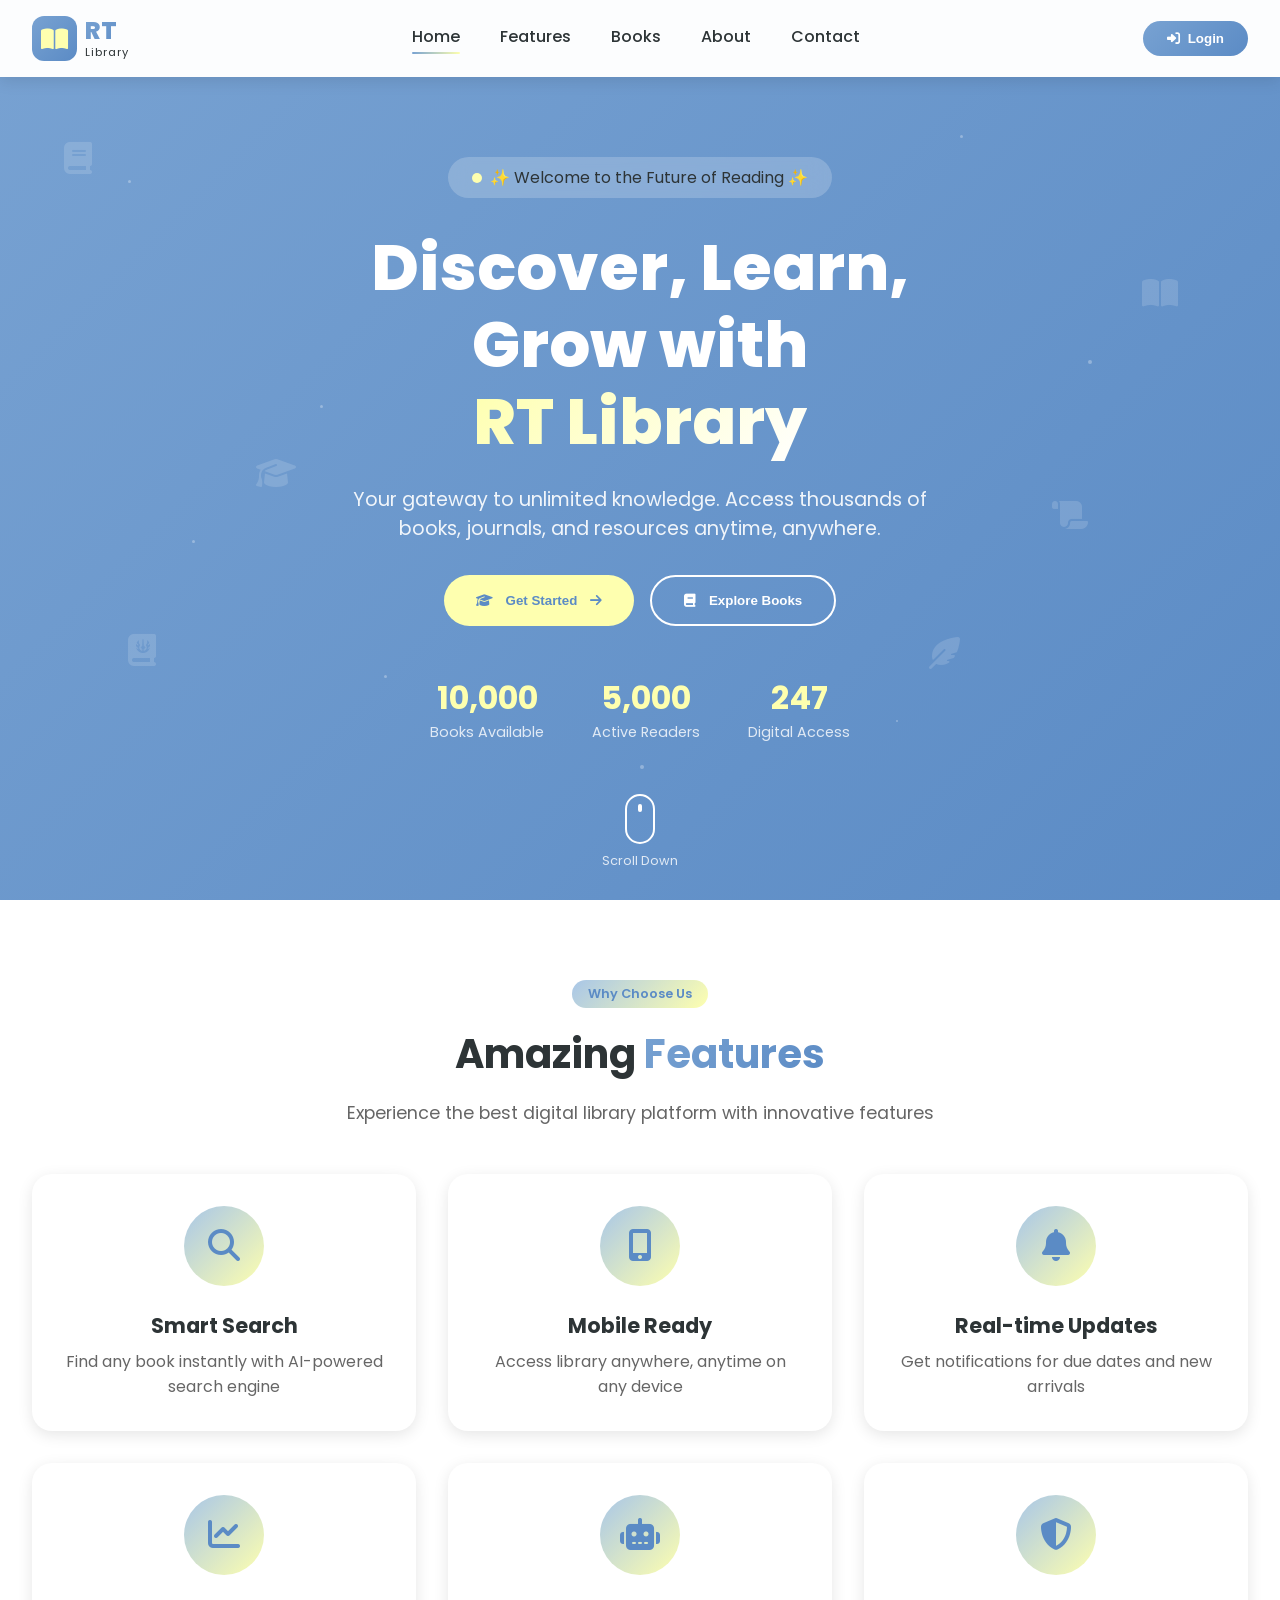
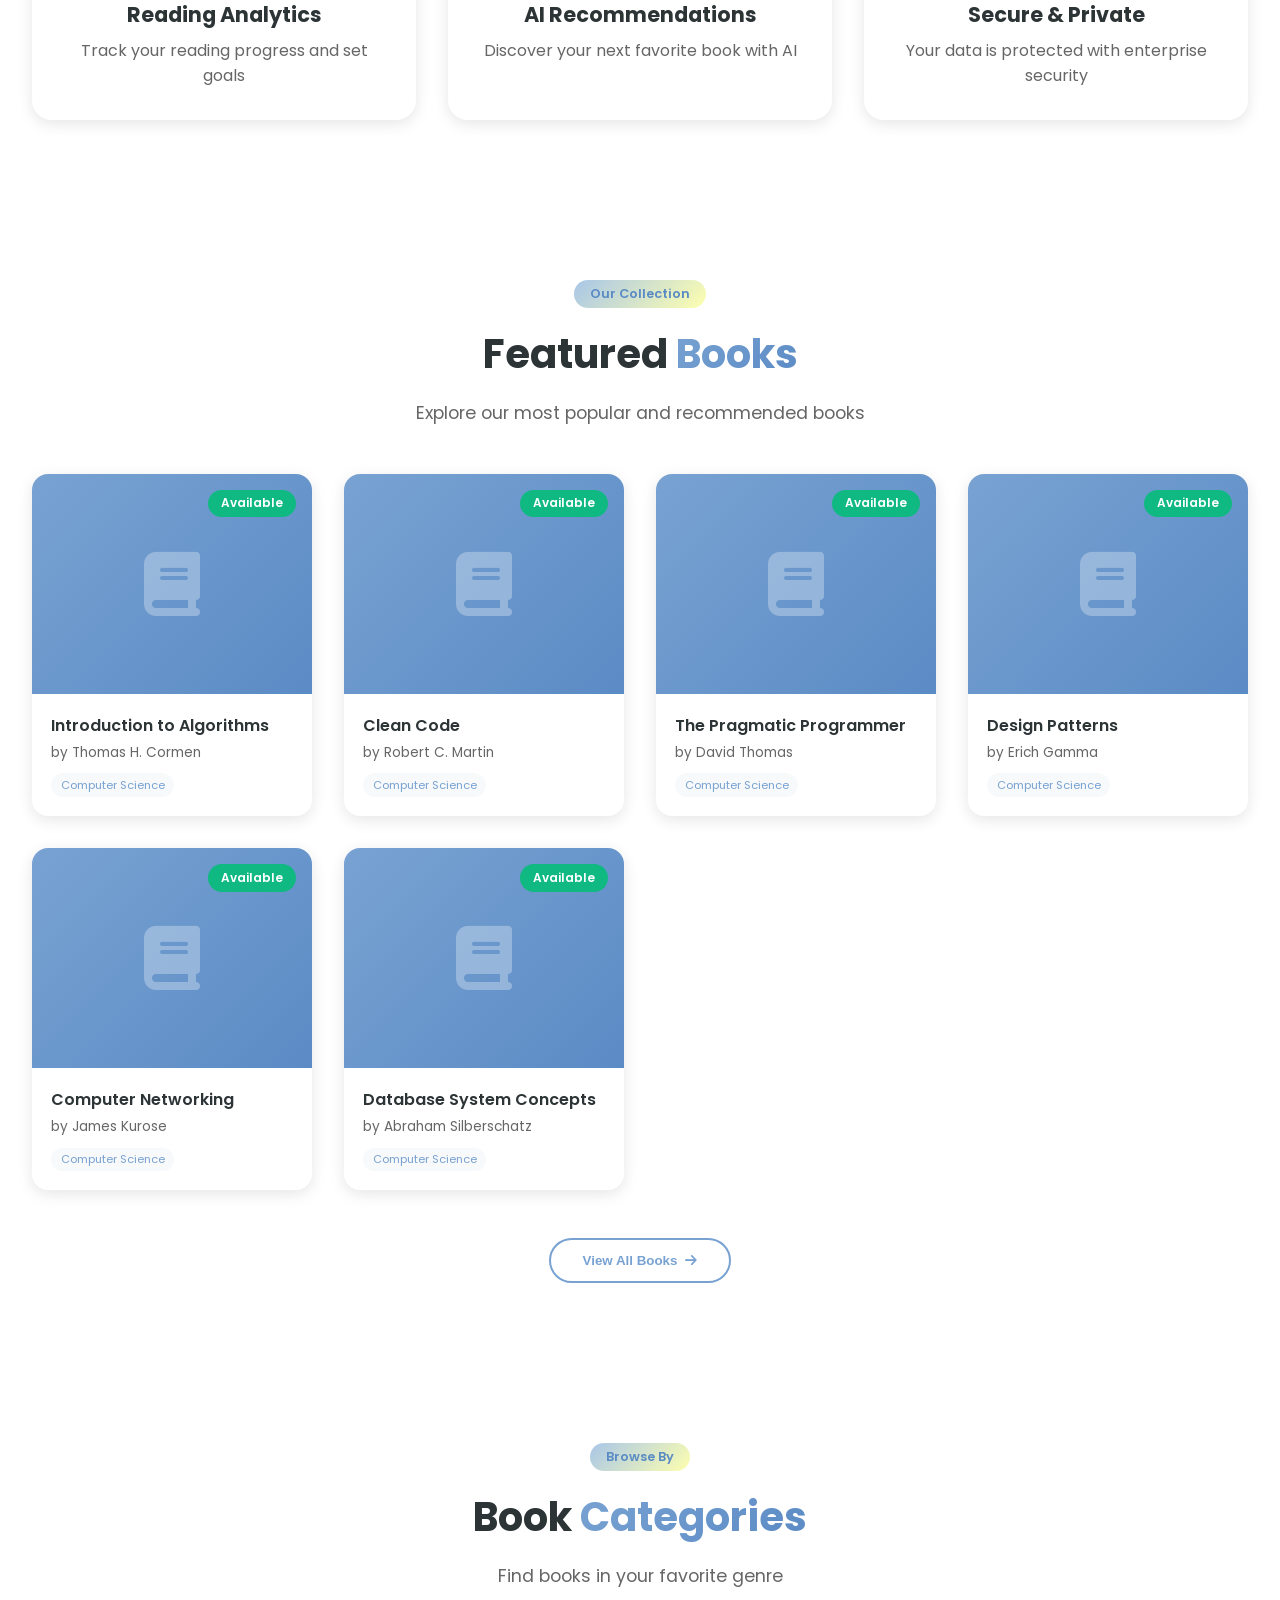
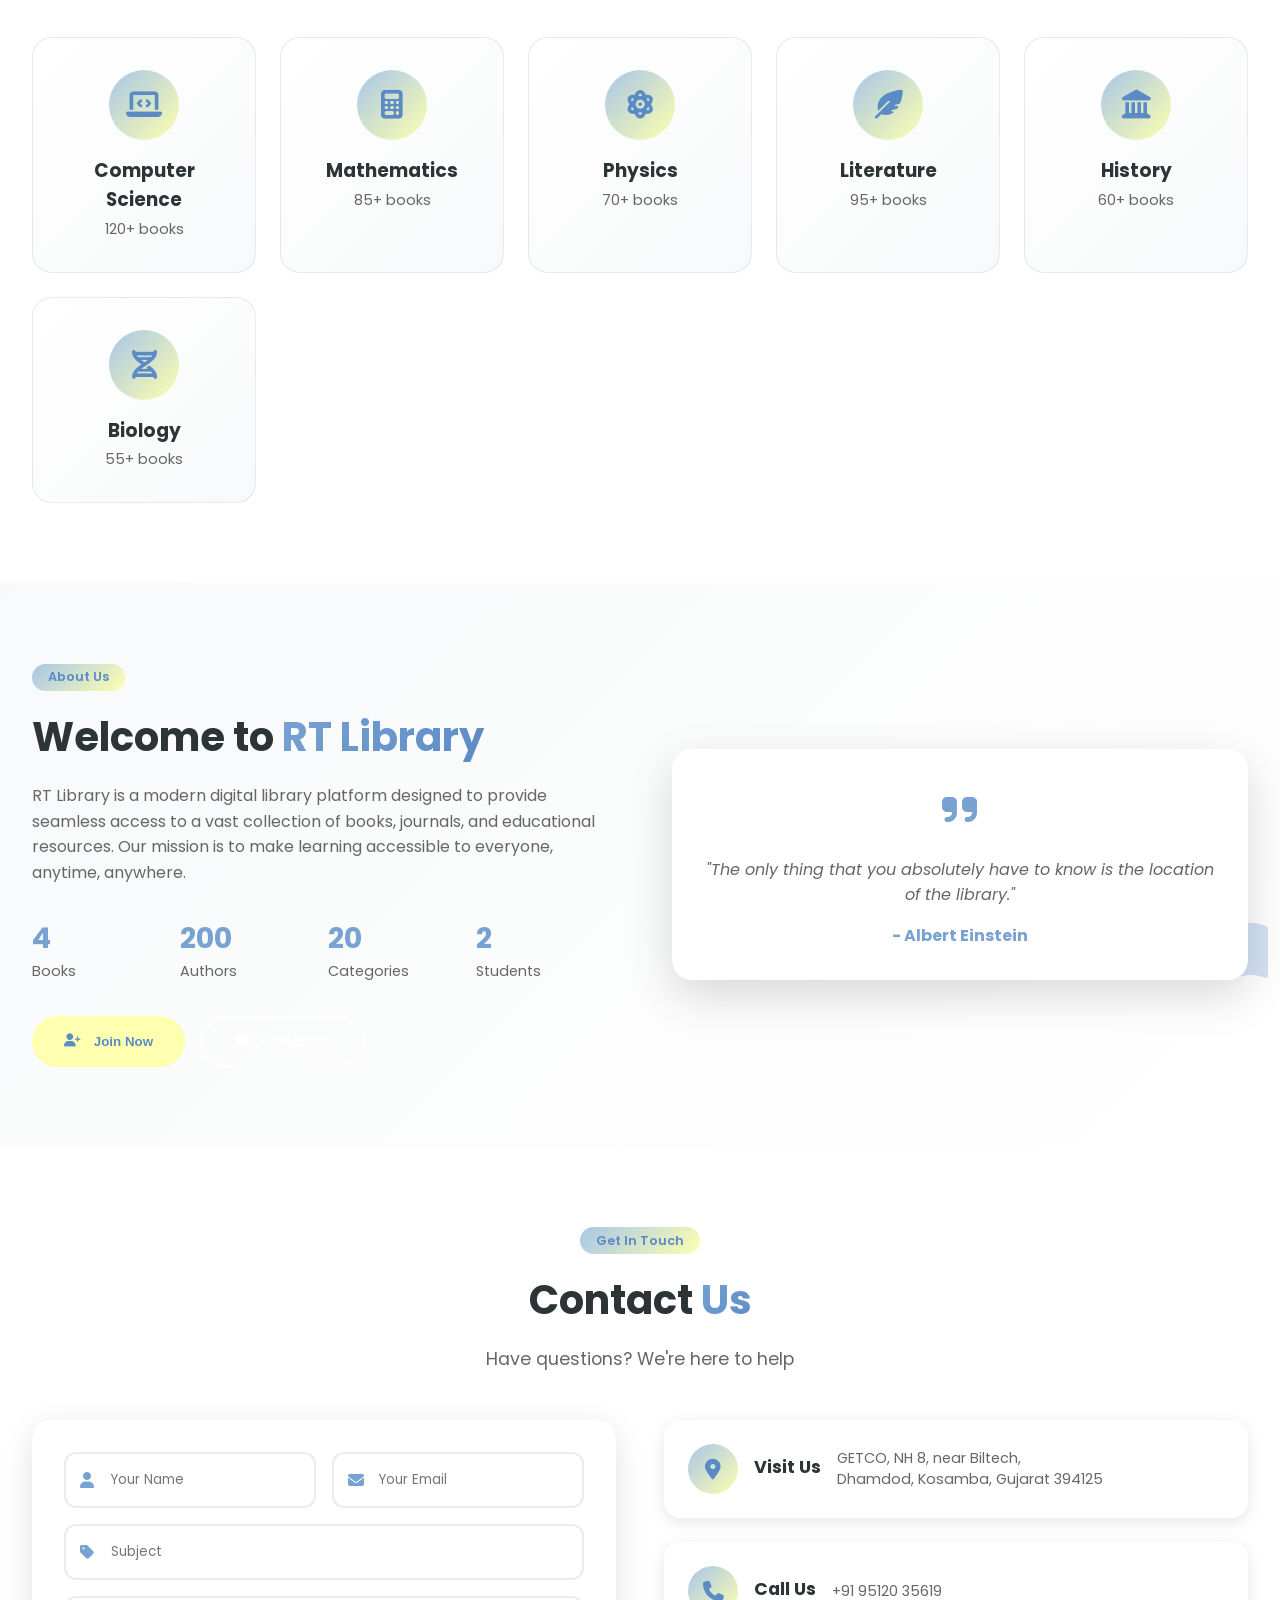
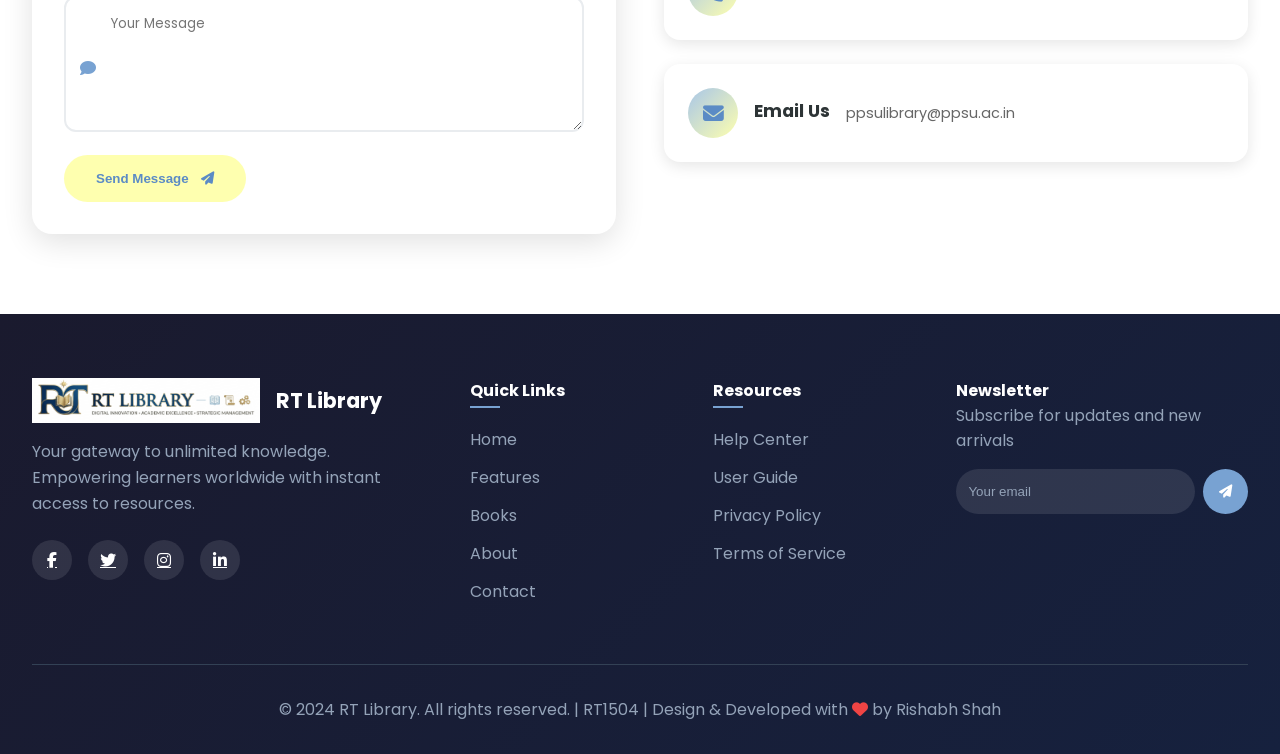
<file: index.html>
<!DOCTYPE html>
<html lang="en">

<head>
    <meta charset="UTF-8">
    <meta name="viewport" content="width=device-width, initial-scale=1.0">
    <title>RT Library | Where Knowledge Meets Innovation</title>
    <link rel="stylesheet" href="https://cdnjs.cloudflare.com/ajax/libs/font-awesome/6.4.0/css/all.min.css">
    <link
        href="https://fonts.googleapis.com/css2?family=Poppins:wght@300;400;500;600;700;800&family=Playfair+Display:wght@400;500;600;700;800&display=swap"
        rel="stylesheet">
    <link rel="stylesheet" href="css/style.css">
</head>

<body>
    <!-- Page Transition Overlay -->
    <div class="page-transition">
        <div class="transition-loader">
            <div class="book-loader">
                <div class="book-page"></div>
                <div class="book-page"></div>
                <div class="book-page"></div>
            </div>
            <p>Loading Experience...</p>
        </div>
    </div>

    <!-- Navigation -->
    <nav class="navbar">
        <div class="nav-container">
            <div class="logo">
                <div class="logo-icon">
                    <i class="fas fa-book-open"></i>
                    <div class="logo-glow"></div>
                </div>
                <div class="logo-text">
                    <span class="logo-rt">RT</span>
                    <span class="logo-library">Library</span>
                </div>
            </div>
            <div class="nav-links">
                <a href="#home" class="nav-link">Home</a>
                <a href="#features" class="nav-link">Features</a>
                <a href="#books" class="nav-link">Books</a>
                <a href="#about" class="nav-link">About</a>
                <a href="#contact" class="nav-link">Contact</a>
            </div>
            <div class="nav-buttons">
                <button class="btn-login" onclick="window.location.href='login.html'">
                    <i class="fas fa-sign-in-alt"></i> <span>Login</span>
                </button>
                <button class="btn-menu" id="menuToggle">
                    <i class="fas fa-bars"></i>
                </button>
            </div>
        </div>
    </nav>

    <!-- Mobile Menu -->
    <div class="mobile-menu" id="mobileMenu">
        <div class="mobile-menu-inner">
            <a href="#home">Home</a>
            <a href="#features">Features</a>
            <a href="#books">Books</a>
            <a href="#about">About</a>
            <a href="#contact">Contact</a>
            <button onclick="window.location.href='login.html'">Login</button>
        </div>
    </div>

    <!-- Hero Section -->
    <section id="home" class="hero">
        <!-- Animated Background -->
        <div class="hero-bg-animation">
            <div class="floating-books">
                <div class="floating-book book1"><i class="fas fa-book"></i></div>
                <div class="floating-book book2"><i class="fas fa-book-open"></i></div>
                <div class="floating-book book3"><i class="fas fa-journal-whills"></i></div>
                <div class="floating-book book4"><i class="fas fa-scroll"></i></div>
                <div class="floating-book book5"><i class="fas fa-graduation-cap"></i></div>
                <div class="floating-book book6"><i class="fas fa-feather-alt"></i></div>
            </div>
            <div class="particles">
                <div class="particle"></div>
                <div class="particle"></div>
                <div class="particle"></div>
                <div class="particle"></div>
                <div class="particle"></div>
                <div class="particle"></div>
                <div class="particle"></div>
                <div class="particle"></div>
                <div class="particle"></div>
                <div class="particle"></div>
            </div>
        </div>

        <div class="hero-content">
            <div class="hero-badge">
                <span class="badge-pulse"></span>
                <span>✨ Welcome to the Future of Reading ✨</span>
            </div>
            <h1 class="hero-title">
                <span class="title-line">Discover, Learn,</span>
                <span class="title-line highlight">Grow with</span>
                <span class="title-gradient">RT Library</span>
            </h1>
            <p class="hero-description">Your gateway to unlimited knowledge. Access thousands of books, journals, and
                resources anytime, anywhere.</p>
            <div class="hero-buttons">
                <button class="btn-primary" onclick="window.location.href='login.html'">
                    <i class="fas fa-graduation-cap"></i>
                    <span>Get Started</span>
                    <i class="fas fa-arrow-right btn-icon"></i>
                </button>
                <button class="btn-secondary" onclick="scrollToSection('books')">
                    <i class="fas fa-book"></i>
                    <span>Explore Books</span>
                </button>
            </div>
            <div class="hero-stats">
                <div class="stat-item" data-count="10000">
                    <div class="stat-number">10,000+</div>
                    <div class="stat-label">Books Available</div>
                </div>
                <div class="stat-item" data-count="5000">
                    <div class="stat-number">5,000+</div>
                    <div class="stat-label">Active Readers</div>
                </div>
                <div class="stat-item" data-count="247">
                    <div class="stat-number">24/7</div>
                    <div class="stat-label">Digital Access</div>
                </div>
            </div>
        </div>

        <div class="scroll-indicator">
            <div class="mouse-wheel"></div>
            <div class="scroll-text">Scroll Down</div>
        </div>
    </section>

    <!-- Features Section -->
    <section id="features" class="features">
        <div class="container">
            <div class="section-header">
                <div class="section-badge">Why Choose Us</div>
                <h2>Amazing <span class="gradient-text">Features</span></h2>
                <p>Experience the best digital library platform with innovative features</p>
            </div>
            <div class="features-grid">
                <div class="feature-card">
                    <div class="feature-icon-wrapper">
                        <div class="feature-icon"><i class="fas fa-search"></i></div>
                    </div>
                    <h3>Smart Search</h3>
                    <p>Find any book instantly with AI-powered search engine</p>
                    <div class="feature-hover"></div>
                </div>
                <div class="feature-card">
                    <div class="feature-icon-wrapper">
                        <div class="feature-icon"><i class="fas fa-mobile-alt"></i></div>
                    </div>
                    <h3>Mobile Ready</h3>
                    <p>Access library anywhere, anytime on any device</p>
                    <div class="feature-hover"></div>
                </div>
                <div class="feature-card">
                    <div class="feature-icon-wrapper">
                        <div class="feature-icon"><i class="fas fa-bell"></i></div>
                    </div>
                    <h3>Real-time Updates</h3>
                    <p>Get notifications for due dates and new arrivals</p>
                    <div class="feature-hover"></div>
                </div>
                <div class="feature-card">
                    <div class="feature-icon-wrapper">
                        <div class="feature-icon"><i class="fas fa-chart-line"></i></div>
                    </div>
                    <h3>Reading Analytics</h3>
                    <p>Track your reading progress and set goals</p>
                    <div class="feature-hover"></div>
                </div>
                <div class="feature-card">
                    <div class="feature-icon-wrapper">
                        <div class="feature-icon"><i class="fas fa-robot"></i></div>
                    </div>
                    <h3>AI Recommendations</h3>
                    <p>Discover your next favorite book with AI</p>
                    <div class="feature-hover"></div>
                </div>
                <div class="feature-card">
                    <div class="feature-icon-wrapper">
                        <div class="feature-icon"><i class="fas fa-shield-alt"></i></div>
                    </div>
                    <h3>Secure & Private</h3>
                    <p>Your data is protected with enterprise security</p>
                    <div class="feature-hover"></div>
                </div>
            </div>
        </div>
    </section>

    <!-- Featured Books Section -->
    <section id="books" class="featured-books">
        <div class="container">
            <div class="section-header">
                <div class="section-badge">Our Collection</div>
                <h2>Featured <span class="gradient-text">Books</span></h2>
                <p>Explore our most popular and recommended books</p>
            </div>
            <div class="books-grid" id="featuredBooksGrid"></div>
            <div class="view-all">
                <button class="btn-view" onclick="window.location.href='login.html'">
                    <span>View All Books</span>
                    <i class="fas fa-arrow-right"></i>
                </button>
            </div>
        </div>
    </section>

    <!-- Categories Section -->
    <section class="categories">
        <div class="container">
            <div class="section-header">
                <div class="section-badge">Browse By</div>
                <h2>Book <span class="gradient-text">Categories</span></h2>
                <p>Find books in your favorite genre</p>
            </div>
            <div class="categories-grid">
                <div class="category-card" data-category="computer-science">
                    <div class="category-icon"><i class="fas fa-laptop-code"></i></div>
                    <h3>Computer Science</h3>
                    <p>120+ books</p>
                    <div class="category-overlay"></div>
                </div>
                <div class="category-card" data-category="mathematics">
                    <div class="category-icon"><i class="fas fa-calculator"></i></div>
                    <h3>Mathematics</h3>
                    <p>85+ books</p>
                    <div class="category-overlay"></div>
                </div>
                <div class="category-card" data-category="physics">
                    <div class="category-icon"><i class="fas fa-atom"></i></div>
                    <h3>Physics</h3>
                    <p>70+ books</p>
                    <div class="category-overlay"></div>
                </div>
                <div class="category-card" data-category="literature">
                    <div class="category-icon"><i class="fas fa-feather-alt"></i></div>
                    <h3>Literature</h3>
                    <p>95+ books</p>
                    <div class="category-overlay"></div>
                </div>
                <div class="category-card" data-category="history">
                    <div class="category-icon"><i class="fas fa-landmark"></i></div>
                    <h3>History</h3>
                    <p>60+ books</p>
                    <div class="category-overlay"></div>
                </div>
                <div class="category-card" data-category="biology">
                    <div class="category-icon"><i class="fas fa-dna"></i></div>
                    <h3>Biology</h3>
                    <p>55+ books</p>
                    <div class="category-overlay"></div>
                </div>
            </div>
        </div>
    </section>

    <!-- About Section -->
    <section id="about" class="about">
        <div class="container">
            <div class="about-content">
                <div class="about-text">
                    <div class="section-badge">About Us</div>
                    <h2>Welcome to <span class="gradient-text">RT Library</span></h2>
                    <p>RT Library is a modern digital library platform designed to provide seamless access to a vast
                        collection of books, journals, and educational resources. Our mission is to make learning
                        accessible to everyone, anytime, anywhere.</p>
                    <div class="about-stats">
                        <div class="about-stat">
                            <div class="stat-number">10K+</div>
                            <p>Books</p>
                        </div>
                        <div class="about-stat">
                            <div class="stat-number">500+</div>
                            <p>Authors</p>
                        </div>
                        <div class="about-stat">
                            <div class="stat-number">50+</div>
                            <p>Categories</p>
                        </div>
                        <div class="about-stat">
                            <div class="stat-number">5K+</div>
                            <p>Students</p>
                        </div>
                    </div>
                    <div class="about-buttons">
                        <button class="btn-primary" onclick="window.location.href='login.html'">
                            <i class="fas fa-user-plus"></i> Join Now
                        </button>
                        <button class="btn-secondary" onclick="scrollToSection('contact')">
                            <i class="fas fa-envelope"></i> Contact Us
                        </button>
                    </div>
                </div>
                <div class="about-visual">
                    <div class="about-card">
                        <div class="about-card-icon"><i class="fas fa-quote-right"></i></div>
                        <p>"The only thing that you absolutely have to know is the location of the library."</p>
                        <h4>- Albert Einstein</h4>
                    </div>
                    <div class="floating-ornament">
                        <i class="fas fa-book-open"></i>
                    </div>
                </div>
            </div>
        </div>
    </section>

    <!-- Contact Section -->
    <section id="contact" class="contact">
        <div class="container">
            <div class="section-header">
                <div class="section-badge">Get In Touch</div>
                <h2>Contact <span class="gradient-text">Us</span></h2>
                <p>Have questions? We're here to help</p>
            </div>
            <div class="contact-content">
                <div class="contact-form-wrapper">
                    <form id="contactForm" class="contact-form">
                        <div class="form-row">
                            <div class="input-group">
                                <i class="fas fa-user"></i>
                                <input type="text" placeholder="Your Name" required>
                            </div>
                            <div class="input-group">
                                <i class="fas fa-envelope"></i>
                                <input type="email" placeholder="Your Email" required>
                            </div>
                        </div>
                        <div class="input-group">
                            <i class="fas fa-tag"></i>
                            <input type="text" placeholder="Subject">
                        </div>
                        <div class="input-group">
                            <i class="fas fa-comment"></i>
                            <textarea rows="5" placeholder="Your Message"></textarea>
                        </div>
                        <button type="submit" class="btn-primary">
                            <span>Send Message</span>
                            <i class="fas fa-paper-plane"></i>
                        </button>
                    </form>
                </div>
                <div class="contact-info-wrapper">
                    <div class="info-card">
                        <div class="info-icon"><i class="fas fa-map-marker-alt"></i></div>
                        <h3>Visit Us</h3>
                        <p>GETCO, NH 8, near Biltech,<br>Dhamdod, Kosamba, Gujarat 394125</p>
                    </div>
                    <div class="info-card">
                        <div class="info-icon"><i class="fas fa-phone"></i></div>
                        <h3>Call Us</h3>
                        <p>+91 95120 35619</p>
                    </div>
                    <div class="info-card">
                        <div class="info-icon"><i class="fas fa-envelope"></i></div>
                        <h3>Email Us</h3>
                        <p>ppsulibrary@ppsu.ac.in</p>
                    </div>
                </div>
            </div>
        </div>
    </section>

    <!-- Footer -->
    <footer>
        <div class="container">
            <div class="footer-content">
                <div class="footer-brand">
                    <div class="footer-logo">
                        <img src="assets/image/RT_LOGO_2.png" alt="RT Library Logo">
                        <h3>RT Library</h3>
                    </div>
                    <p>Your gateway to unlimited knowledge. Empowering learners worldwide with instant access to
                        resources.</p>
                    <div class="social-links">
                        <a href="#"><i class="fab fa-facebook-f"></i></a>
                        <a href="#"><i class="fab fa-twitter"></i></a>
                        <a href="#"><i class="fab fa-instagram"></i></a>
                        <a href="#"><i class="fab fa-linkedin-in"></i></a>
                    </div>
                </div>
                <div class="footer-links">
                    <h4>Quick Links</h4>
                    <ul>
                        <li><a href="#home">Home</a></li>
                        <li><a href="#features">Features</a></li>
                        <li><a href="#books">Books</a></li>
                        <li><a href="#about">About</a></li>
                        <li><a href="#contact">Contact</a></li>
                    </ul>
                </div>
                <div class="footer-links">
                    <h4>Resources</h4>
                    <ul>
                        <li><a href="#">Help Center</a></li>
                        <li><a href="#">User Guide</a></li>
                        <li><a href="#">Privacy Policy</a></li>
                        <li><a href="#">Terms of Service</a></li>
                    </ul>
                </div>
                <div class="footer-newsletter">
                    <h4>Newsletter</h4>
                    <p>Subscribe for updates and new arrivals</p>
                    <div class="newsletter-form">
                        <input type="email" placeholder="Your email">
                        <button><i class="fas fa-paper-plane"></i></button>
                    </div>
                </div>
            </div>
            <div class="footer-bottom">
                <p>&copy; 2024 RT Library. All rights reserved. | RT1504 | Design & Developed with <i
                        class="fas fa-heart"></i> by Rishabh Shah</p>
            </div>
        </div>
    </footer>

    <script src="js/data.js"></script>
    <script src="js/main.js"></script>
</body>

</html>
</file>
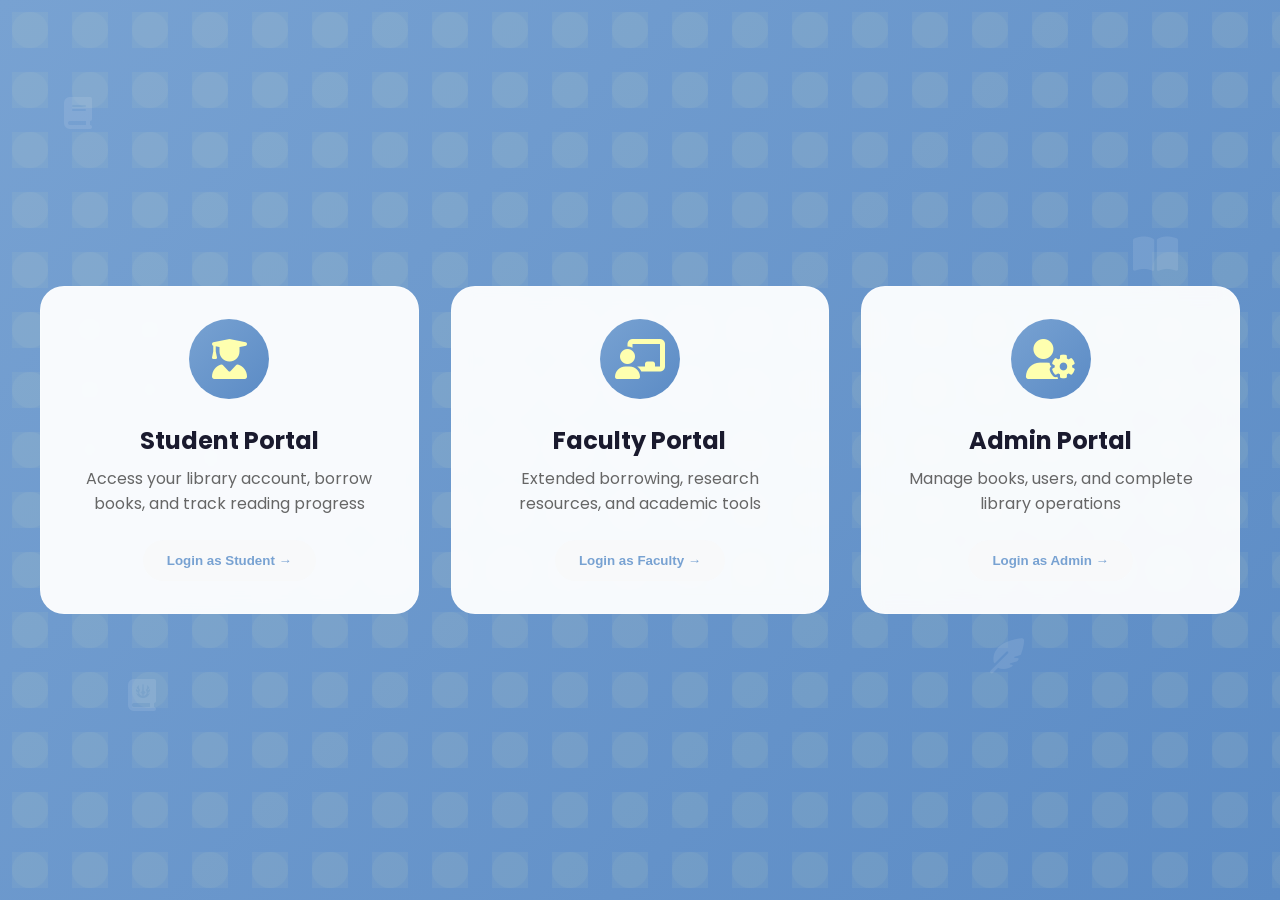
<file: faculty.html>
<!DOCTYPE html>
<html lang="en">

<head>
    <meta charset="UTF-8">
    <meta name="viewport" content="width=device-width, initial-scale=1.0">
    <title>Faculty Portal - RT Library</title>
    <link rel="stylesheet" href="https://cdnjs.cloudflare.com/ajax/libs/font-awesome/6.4.0/css/all.min.css">
    <link href="https://fonts.googleapis.com/css2?family=Poppins:wght@300;400;500;600;700;800&display=swap"
        rel="stylesheet">
    <link rel="stylesheet" href="css/faculty.css">
</head>

<body>
    <!-- Page Transition -->
    <div class="page-transition" id="pageTransition">
        <div class="loader">
            <div class="book-page-load"></div>
            <div class="book-page-load"></div>
            <div class="book-page-load"></div>
        </div>
    </div>

    <div class="app-container">
        <!-- Header -->
        <header>
            <div class="header-content">
                <div class="logo">
                    <div class="logo-icon">
                        <i class="fas fa-chalkboard-teacher"></i>
                    </div>
                    <div class="logo-text">
                        <span class="logo-rt">RT</span>
                        <span class="logo-library">Library</span>
                    </div>
                </div>
                <div class="user-info">
                    <div class="user-avatar" id="userAvatar">DR</div>
                    <div class="user-details">
                        <span class="user-name" id="userName">Dr. Robert Smith</span>
                        <span class="user-id" id="userId">F001</span>
                    </div>
                    <button class="theme-toggle" id="themeToggle"><i class="fas fa-moon"></i></button>
                    <button class="logout-btn" onclick="logout()"><i class="fas fa-sign-out-alt"></i></button>
                </div>
            </div>
        </header>

        <div class="main-content">
            <!-- Sidebar -->
            <aside class="sidebar">
                <button class="nav-btn active" data-tab="dashboard">
                    <i class="fas fa-th-large"></i> Dashboard
                </button>
                <button class="nav-btn" data-tab="my-books">
                    <i class="fas fa-book"></i> My Books
                </button>
                <button class="nav-btn" data-tab="available-books">
                    <i class="fas fa-search"></i> Browse Books
                </button>
                <button class="nav-btn" data-tab="research">
                    <i class="fas fa-flask"></i> Research
                </button>
                <button class="nav-btn" data-tab="profile">
                    <i class="fas fa-user"></i> Profile
                </button>
                <button class="nav-btn" data-tab="history">
                    <i class="fas fa-history"></i> History
                </button>
            </aside>

            <!-- Content Area -->
            <main class="content-area">
                <!-- Dashboard Section -->
                <section id="dashboard" class="active">
                    <div class="welcome-banner">
                        <div class="welcome-text">
                            <h2>Welcome back, <span id="welcomeName">Dr. Smith</span>!</h2>
                            <p>Your faculty dashboard is ready. 90-day borrowing period available.</p>
                        </div>
                        <div class="welcome-icon">
                            <i class="fas fa-chalkboard"></i>
                        </div>
                    </div>

                    <div class="dashboard-cards">
                        <div class="card stat-card">
                            <i class="fas fa-book"></i>
                            <h3>Currently Borrowed</h3>
                            <div class="value" id="borrowedCount">0</div>
                        </div>
                        <div class="card stat-card">
                            <i class="fas fa-clock"></i>
                            <h3>Overdue Books</h3>
                            <div class="value" id="overdueCount">0</div>
                        </div>
                        <div class="card stat-card">
                            <i class="fas fa-flask"></i>
                            <h3>Research Credits</h3>
                            <div class="value" id="researchCredits">150</div>
                        </div>
                        <div class="card stat-card">
                            <i class="fas fa-graduation-cap"></i>
                            <h3>Faculty Status</h3>
                            <div class="value">Active</div>
                        </div>
                    </div>

                    <div class="card">
                        <div class="card-header">
                            <h2><i class="fas fa-fire"></i> Recommended Research Materials</h2>
                            <span class="live-indicator"><span class="live-dot"></span> Faculty Access</span>
                        </div>
                        <div class="books-grid" id="recommendedGrid"></div>
                    </div>

                    <div class="faculty-features">
                        <div class="feature-card">
                            <div class="feature-icon"><i class="fas fa-calendar-alt"></i></div>
                            <h3>90-Day Borrowing</h3>
                            <p>Extended borrowing period for faculty members</p>
                        </div>
                        <div class="feature-card">
                            <div class="feature-icon"><i class="fas fa-file-alt"></i></div>
                            <h3>Research Priority</h3>
                            <p>Priority access to research materials</p>
                        </div>
                        <div class="feature-card">
                            <div class="feature-icon"><i class="fas fa-tools"></i></div>
                            <h3>Citation Tools</h3>
                            <p>Access to premium citation management</p>
                        </div>
                    </div>
                </section>

                <!-- My Books Section -->
                <section id="my-books">
                    <h2><i class="fas fa-book"></i> My Borrowed Books</h2>
                    <div class="table-container">
                        <table>
                            <thead>
                                <tr>
                                    <th>Title</th>
                                    <th>Author</th>
                                    <th>Borrowed Date</th>
                                    <th>Due Date (90 days)</th>
                                    <th>Status</th>
                                    <th>Action</th>
                                </tr>
                            </thead>
                            <tbody id="borrowedTable"></tbody>
                        </table>
                    </div>
                </section>

                <!-- Available Books Section -->
                <section id="available-books">
                    <h2><i class="fas fa-search"></i> Browse Available Books</h2>
                    <div class="search-container">
                        <div class="search-wrapper">
                            <i class="fas fa-search"></i>
                            <input type="text" id="searchInput" placeholder="Search by title, author, or ISBN...">
                        </div>
                        <select id="categoryFilter">
                            <option value="">All Categories</option>
                            <option value="computer-science">Computer Science</option>
                            <option value="mathematics">Mathematics</option>
                            <option value="physics">Physics</option>
                            <option value="literature">Literature</option>
                            <option value="history">History</option>
                            <option value="biology">Biology</option>
                        </select>
                        <button onclick="searchBooks()"><i class="fas fa-search"></i> Search</button>
                    </div>
                    <div class="books-grid" id="booksGrid"></div>
                </section>

                <!-- Research Section -->
                <section id="research">
                    <h2><i class="fas fa-flask"></i> Research Resources</h2>
                    <div class="research-grid">
                        <div class="research-card">
                            <div class="research-icon"><i class="fas fa-file-alt"></i></div>
                            <h3>Academic Journals</h3>
                            <p>Access to 500+ peer-reviewed journals</p>
                            <button class="research-btn"
                                onclick="showToast('Redirecting to journals...', 'info')">Access →</button>
                        </div>
                        <div class="research-card">
                            <div class="research-icon"><i class="fas fa-database"></i></div>
                            <h3>Research Databases</h3>
                            <p>IEEE, Springer, ScienceDirect access</p>
                            <button class="research-btn"
                                onclick="showToast('Redirecting to databases...', 'info')">Access →</button>
                        </div>
                        <div class="research-card">
                            <div class="research-icon"><i class="fas fa-tools"></i></div>
                            <h3>Citation Tools</h3>
                            <p>BibTeX, EndNote, Mendeley support</p>
                            <button class="research-btn"
                                onclick="showToast('Redirecting to citation tools...', 'info')">Access →</button>
                        </div>
                        <div class="research-card">
                            <div class="research-icon"><i class="fas fa-chart-line"></i></div>
                            <h3>Research Analytics</h3>
                            <p>Track your research impact</p>
                            <button class="research-btn"
                                onclick="showToast('Redirecting to analytics...', 'info')">Access →</button>
                        </div>
                        <div class="research-card">
                            <div class="research-icon"><i class="fas fa-users"></i></div>
                            <h3>Collaboration Tools</h3>
                            <p>Connect with fellow researchers</p>
                            <button class="research-btn"
                                onclick="showToast('Redirecting to collaboration...', 'info')">Access →</button>
                        </div>
                        <div class="research-card">
                            <div class="research-icon"><i class="fas fa-graduation-cap"></i></div>
                            <h3>Thesis Support</h3>
                            <p>Resources for thesis writing</p>
                            <button class="research-btn"
                                onclick="showToast('Redirecting to thesis support...', 'info')">Access →</button>
                        </div>
                    </div>
                </section>

                <!-- Profile Section -->
                <section id="profile">
                    <h2><i class="fas fa-user"></i> My Profile</h2>
                    <div class="profile-card" id="profileCard"></div>
                </section>

                <!-- History Section -->
                <section id="history">
                    <h2><i class="fas fa-history"></i> Borrowing History</h2>
                    <div class="table-container">
                        <table>
                            <thead>
                                <tr>
                                    <th>Title</th>
                                    <th>Author</th>
                                    <th>Borrowed Date</th>
                                    <th>Returned Date</th>
                                    <th>Status</th>
                                </tr>
                            </thead>
                            <tbody id="historyTable"></tbody>
                        </table>
                    </div>
                </section>
            </main>
        </div>
    </div>

    <!-- Book Modal -->
    <div id="bookModal" class="modal">
        <div class="modal-content">
            <div class="modal-header">
                <h3><i class="fas fa-book"></i> Book Details</h3>
                <button class="modal-close" onclick="closeModal()"><i class="fas fa-times"></i></button>
            </div>
            <div id="modalContent"></div>
            <div class="modal-actions">
                <button id="modalBorrowBtn" class="btn-borrow"><i class="fas fa-hand-holding"></i> Borrow (90
                    days)</button>
                <button id="modalCloseBtn" class="btn-close" onclick="closeModal()">Close</button>
            </div>
        </div>
    </div>

    <script src="js/data.js"></script>
    <script src="js/faculty.js"></script>
</body>

</html>
</file>
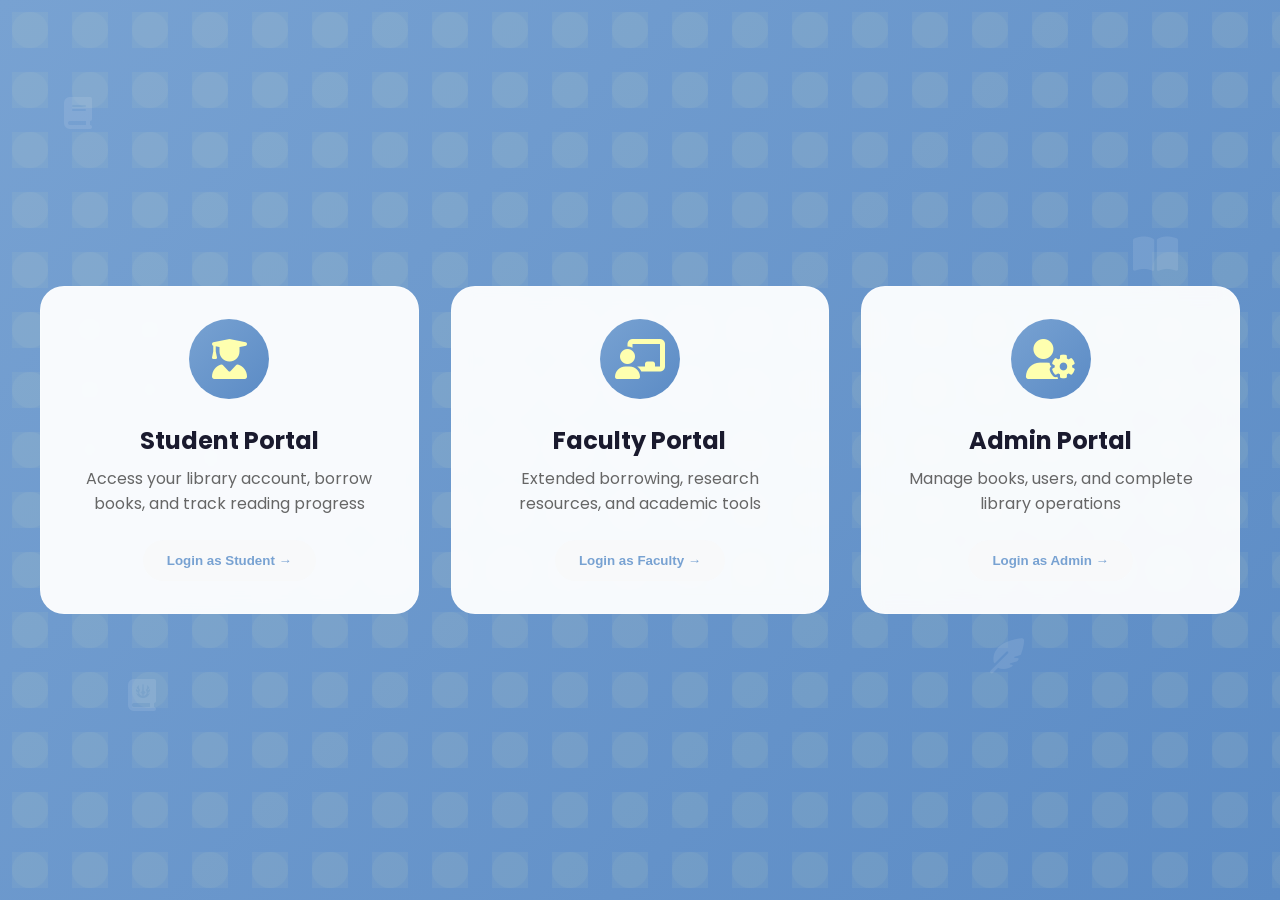
<file: login.html>
<!DOCTYPE html>
<html lang="en">

<head>
    <meta charset="UTF-8">
    <meta name="viewport" content="width=device-width, initial-scale=1.0">
    <title>Login - RT Library</title>
    <link rel="stylesheet" href="https://cdnjs.cloudflare.com/ajax/libs/font-awesome/6.4.0/css/all.min.css">
    <link href="https://fonts.googleapis.com/css2?family=Poppins:wght@300;400;500;600;700;800&display=swap"
        rel="stylesheet">
    <style>
        :root {
            --primary: #78A2D2;
            --primary-dark: #5B8BC5;
            --primary-light: #A8C6E8;
            --secondary: #FEFFAF;
            --secondary-dark: #F5F68A;
            --accent: #FFB347;
            --dark: #1a1a2e;
            --light: #f8f9fa;
            --white: #ffffff;
            --shadow-sm: 0 4px 15px rgba(0, 0, 0, 0.1);
            --shadow-md: 0 8px 30px rgba(0, 0, 0, 0.12);
            --shadow-lg: 0 15px 45px rgba(0, 0, 0, 0.15);
            --transition-base: 0.3s cubic-bezier(0.4, 0, 0.2, 1);
            --transition-bounce: 0.5s cubic-bezier(0.68, -0.55, 0.265, 1.55);
        }

        * {
            margin: 0;
            padding: 0;
            box-sizing: border-box;
        }

        body {
            font-family: 'Poppins', sans-serif;
            min-height: 100vh;
            background: linear-gradient(135deg, var(--primary) 0%, var(--primary-dark) 100%);
            position: relative;
            overflow-x: hidden;
        }

        /* Animated Background */
        body::before {
            content: '';
            position: absolute;
            top: 0;
            left: 0;
            width: 100%;
            height: 100%;
            background: url('data:image/svg+xml,<svg xmlns="http://www.w3.org/2000/svg" viewBox="0 0 100 100"><path fill="%23FEFFAF" fill-opacity="0.05" d="M20,20 L80,20 L80,80 L20,80 Z"/><circle cx="50" cy="50" r="30" fill="%23FEFFAF" fill-opacity="0.05"/></svg>');
            background-size: 60px 60px;
            animation: backgroundMove 20s linear infinite;
            pointer-events: none;
        }

        @keyframes backgroundMove {
            0% {
                transform: translate(0, 0);
            }

            100% {
                transform: translate(60px, 60px);
            }
        }

        /* Floating Books */
        .floating-books {
            position: absolute;
            width: 100%;
            height: 100%;
            pointer-events: none;
            overflow: hidden;
        }

        .float-book {
            position: absolute;
            font-size: 2rem;
            color: rgba(255, 255, 255, 0.1);
            animation: floatAround 12s ease-in-out infinite;
        }

        @keyframes floatAround {

            0%,
            100% {
                transform: translateY(0) rotate(0deg);
            }

            25% {
                transform: translateY(-40px) rotate(10deg);
            }

            50% {
                transform: translateY(-70px) rotate(-10deg);
            }

            75% {
                transform: translateY(-20px) rotate(5deg);
            }
        }

        .float-book:nth-child(1) {
            top: 10%;
            left: 5%;
            animation-delay: 0s;
        }

        .float-book:nth-child(2) {
            top: 25%;
            right: 8%;
            animation-delay: -2s;
            font-size: 2.5rem;
        }

        .float-book:nth-child(3) {
            bottom: 20%;
            left: 10%;
            animation-delay: -4s;
        }

        .float-book:nth-child(4) {
            bottom: 35%;
            right: 12%;
            animation-delay: -6s;
            font-size: 1.8rem;
        }

        .float-book:nth-child(5) {
            top: 50%;
            left: 15%;
            animation-delay: -8s;
        }

        .float-book:nth-child(6) {
            top: 70%;
            right: 20%;
            animation-delay: -10s;
            font-size: 2.2rem;
        }

        /* Page Transition */
        .page-transition {
            position: fixed;
            top: 0;
            left: 0;
            width: 100%;
            height: 100%;
            background: linear-gradient(135deg, var(--primary), var(--primary-dark));
            z-index: 9999;
            display: flex;
            align-items: center;
            justify-content: center;
            transition: transform 0.6s ease;
            transform: translateY(0);
        }

        .page-transition.hide {
            transform: translateY(-100%);
        }

        .book-loader {
            width: 100px;
            height: 100px;
            position: relative;
            perspective: 1000px;
        }

        .book-page-load {
            position: absolute;
            width: 50px;
            height: 70px;
            background: var(--secondary);
            border-radius: 5px;
            transform-origin: left;
            animation: bookFlip 1.5s infinite;
        }

        .book-page-load:nth-child(1) {
            left: 25px;
            background: #fff8e7;
            animation-delay: 0s;
        }

        .book-page-load:nth-child(2) {
            left: 30px;
            background: #fff0d4;
            animation-delay: 0.2s;
        }

        .book-page-load:nth-child(3) {
            left: 35px;
            background: #ffe8c1;
            animation-delay: 0.4s;
        }

        @keyframes bookFlip {
            0% {
                transform: rotateY(0deg);
                opacity: 1;
            }

            50% {
                transform: rotateY(-180deg);
                opacity: 0.5;
            }

            100% {
                transform: rotateY(-360deg);
                opacity: 1;
            }
        }

        /* Login Container */
        .login-wrapper {
            min-height: 100vh;
            display: flex;
            align-items: center;
            justify-content: center;
            padding: 2rem;
            position: relative;
            z-index: 1;
        }

        .login-container {
            max-width: 1200px;
            width: 100%;
            animation: fadeInUp 0.8s ease;
        }

        @keyframes fadeInUp {
            from {
                opacity: 0;
                transform: translateY(50px);
            }

            to {
                opacity: 1;
                transform: translateY(0);
            }
        }

        /* Portal Cards */
        .portal-selector {
            display: grid;
            grid-template-columns: repeat(3, 1fr);
            gap: 2rem;
        }

        .portal-card {
            background: rgba(255, 255, 255, 0.95);
            backdrop-filter: blur(10px);
            border-radius: 24px;
            padding: 2rem;
            text-align: center;
            cursor: pointer;
            transition: var(--transition-bounce);
            border: 1px solid rgba(255, 255, 255, 0.3);
            position: relative;
            overflow: hidden;
        }

        .portal-card::before {
            content: '';
            position: absolute;
            top: 0;
            left: -100%;
            width: 100%;
            height: 100%;
            background: linear-gradient(90deg, transparent, rgba(120, 162, 210, 0.2), transparent);
            transition: left 0.6s ease;
        }

        .portal-card:hover::before {
            left: 100%;
        }

        .portal-card:hover {
            transform: translateY(-10px) scale(1.02);
            box-shadow: var(--shadow-lg);
            border-color: var(--primary);
        }

        .portal-icon {
            width: 80px;
            height: 80px;
            background: linear-gradient(135deg, var(--primary), var(--primary-dark));
            border-radius: 50%;
            display: flex;
            align-items: center;
            justify-content: center;
            margin: 0 auto 1.5rem;
            transition: var(--transition-bounce);
        }

        .portal-card:hover .portal-icon {
            transform: rotateY(360deg);
        }

        .portal-icon i {
            font-size: 2.5rem;
            color: var(--secondary);
        }

        .portal-card h3 {
            font-size: 1.5rem;
            margin-bottom: 0.5rem;
            color: var(--dark);
        }

        .portal-card p {
            color: #666;
            margin-bottom: 1.5rem;
        }

        .portal-btn {
            background: var(--light);
            border: none;
            padding: 0.8rem 1.5rem;
            border-radius: 50px;
            font-weight: 600;
            cursor: pointer;
            transition: var(--transition-base);
            color: var(--primary);
        }

        .portal-card:hover .portal-btn {
            background: linear-gradient(135deg, var(--primary), var(--primary-dark));
            color: white;
            transform: translateY(-2px);
        }

        /* Login Forms */
        .login-form-container {
            background: rgba(255, 255, 255, 0.98);
            backdrop-filter: blur(10px);
            border-radius: 32px;
            padding: 2.5rem;
            box-shadow: var(--shadow-lg);
            display: none;
            animation: slideIn 0.5s ease;
        }

        .login-form-container.active {
            display: block;
        }

        @keyframes slideIn {
            from {
                opacity: 0;
                transform: scale(0.95);
            }

            to {
                opacity: 1;
                transform: scale(1);
            }
        }

        .form-header {
            display: flex;
            align-items: center;
            gap: 1rem;
            margin-bottom: 2rem;
            padding-bottom: 1rem;
            border-bottom: 2px solid var(--light);
        }

        .back-btn {
            width: 45px;
            height: 45px;
            background: var(--light);
            border: none;
            border-radius: 50%;
            cursor: pointer;
            transition: var(--transition-base);
            font-size: 1.2rem;
            color: var(--primary);
        }

        .back-btn:hover {
            background: var(--primary);
            color: white;
            transform: translateX(-5px);
        }

        .form-header h2 {
            font-size: 1.8rem;
            color: var(--dark);
        }

        .form-header h2 i {
            color: var(--primary);
            margin-right: 0.5rem;
        }

        .form-group {
            margin-bottom: 1.5rem;
            position: relative;
        }

        .form-group i {
            position: absolute;
            left: 1rem;
            top: 50%;
            transform: translateY(-50%);
            color: var(--primary);
        }

        .form-group input {
            width: 100%;
            padding: 1rem 1rem 1rem 3rem;
            border: 2px solid #e9ecef;
            border-radius: 16px;
            font-size: 1rem;
            transition: var(--transition-base);
            font-family: inherit;
        }

        .form-group input:focus {
            outline: none;
            border-color: var(--primary);
            box-shadow: 0 0 0 4px rgba(120, 162, 210, 0.1);
            transform: translateY(-2px);
        }

        .login-btn {
            width: 100%;
            background: linear-gradient(135deg, var(--primary), var(--primary-dark));
            border: none;
            padding: 1rem;
            border-radius: 50px;
            color: white;
            font-size: 1rem;
            font-weight: 600;
            cursor: pointer;
            transition: var(--transition-base);
            position: relative;
            overflow: hidden;
        }

        .login-btn::before {
            content: '';
            position: absolute;
            top: 50%;
            left: 50%;
            width: 0;
            height: 0;
            border-radius: 50%;
            background: rgba(255, 255, 255, 0.3);
            transform: translate(-50%, -50%);
            transition: width 0.6s, height 0.6s;
        }

        .login-btn:hover::before {
            width: 300px;
            height: 300px;
        }

        .login-btn:hover {
            transform: translateY(-3px);
            box-shadow: var(--shadow-md);
        }

        .qr-section {
            margin-top: 1.5rem;
            padding-top: 1.5rem;
            border-top: 1px solid #e9ecef;
            text-align: center;
        }

        .qr-btn {
            background: var(--light);
            border: none;
            padding: 0.8rem 1.5rem;
            border-radius: 50px;
            font-weight: 600;
            cursor: pointer;
            transition: var(--transition-base);
            color: var(--primary);
            display: inline-flex;
            align-items: center;
            gap: 0.5rem;
        }

        .qr-btn:hover {
            background: var(--primary);
            color: white;
            transform: translateY(-2px);
        }

        .qr-scanner {
            display: none;
            margin-top: 1.5rem;
            text-align: center;
        }

        .qr-scanner.active {
            display: block;
            animation: fadeInScale 0.4s ease;
        }

        @keyframes fadeInScale {
            from {
                opacity: 0;
                transform: scale(0.9);
            }

            to {
                opacity: 1;
                transform: scale(1);
            }
        }

        #qrVideo {
            width: 100%;
            max-width: 400px;
            border-radius: 16px;
            margin: 0 auto;
            box-shadow: var(--shadow-md);
        }

        .demo-credentials {
            margin-top: 1.5rem;
            padding: 1rem;
            background: linear-gradient(135deg, rgba(120, 162, 210, 0.1), rgba(254, 255, 175, 0.1));
            border-radius: 16px;
            font-size: 0.85rem;
            border: 1px solid rgba(120, 162, 210, 0.2);
        }

        .demo-credentials p {
            margin: 0.25rem 0;
            color: var(--dark);
        }

        .demo-credentials strong {
            color: var(--primary);
        }

        /* Toast */
        .toast-notification {
            position: fixed;
            bottom: 30px;
            right: 30px;
            padding: 12px 24px;
            background: white;
            border-radius: 50px;
            box-shadow: var(--shadow-md);
            display: flex;
            align-items: center;
            gap: 10px;
            transform: translateX(100px);
            opacity: 0;
            transition: all 0.3s ease;
            z-index: 10000;
            font-weight: 500;
        }

        .toast-notification.show {
            transform: translateX(0);
            opacity: 1;
        }

        .toast-notification.success {
            background: #10b981;
            color: white;
        }

        .toast-notification.error {
            background: #ef4444;
            color: white;
        }

        .toast-notification.info {
            background: var(--primary);
            color: white;
        }

        /* Responsive */
        @media (max-width: 992px) {
            .portal-selector {
                grid-template-columns: 1fr;
                gap: 1rem;
            }

            .login-form-container {
                padding: 1.5rem;
            }
        }

        @media (max-width: 576px) {
            .form-header h2 {
                font-size: 1.3rem;
            }

            .portal-card {
                padding: 1.5rem;
            }
        }
    </style>
</head>

<body>
    <!-- Page Transition -->
    <div class="page-transition" id="pageTransition">
        <div class="book-loader">
            <div class="book-page-load"></div>
            <div class="book-page-load"></div>
            <div class="book-page-load"></div>
        </div>
    </div>

    <!-- Floating Books Background -->
    <div class="floating-books">
        <div class="float-book"><i class="fas fa-book"></i></div>
        <div class="float-book"><i class="fas fa-book-open"></i></div>
        <div class="float-book"><i class="fas fa-journal-whills"></i></div>
        <div class="float-book"><i class="fas fa-scroll"></i></div>
        <div class="float-book"><i class="fas fa-graduation-cap"></i></div>
        <div class="float-book"><i class="fas fa-feather-alt"></i></div>
    </div>

    <div class="login-wrapper">
        <div class="login-container">
            <!-- Portal Selection -->
            <div id="portalSelector" class="portal-selector">
                <div class="portal-card" onclick="showLoginForm('student')">
                    <div class="portal-icon"><i class="fas fa-user-graduate"></i></div>
                    <h3>Student Portal</h3>
                    <p>Access your library account, borrow books, and track reading progress</p>
                    <button class="portal-btn">Login as Student →</button>
                </div>
                <div class="portal-card" onclick="showLoginForm('faculty')">
                    <div class="portal-icon"><i class="fas fa-chalkboard-teacher"></i></div>
                    <h3>Faculty Portal</h3>
                    <p>Extended borrowing, research resources, and academic tools</p>
                    <button class="portal-btn">Login as Faculty →</button>
                </div>
                <div class="portal-card" onclick="showLoginForm('admin')">
                    <div class="portal-icon"><i class="fas fa-user-cog"></i></div>
                    <h3>Admin Portal</h3>
                    <p>Manage books, users, and complete library operations</p>
                    <button class="portal-btn">Login as Admin →</button>
                </div>
            </div>

            <!-- Student Login Form -->
            <div id="studentLogin" class="login-form-container">
                <div class="form-header">
                    <button class="back-btn" onclick="showPortalSelector()"><i class="fas fa-arrow-left"></i></button>
                    <h2><i class="fas fa-user-graduate"></i> Student Login</h2>
                </div>
                <form id="studentForm">
                    <div class="form-group">
                        <i class="fas fa-id-card"></i>
                        <input type="text" id="studentId" placeholder="Student ID" required>
                    </div>
                    <div class="form-group">
                        <i class="fas fa-lock"></i>
                        <input type="password" id="studentPassword" placeholder="Password" required>
                    </div>
                    <button type="submit" class="login-btn">Login to Student Portal</button>
                </form>
                <div class="qr-section">
                    <button class="qr-btn" onclick="showQRScanner('student')"><i class="fas fa-qrcode"></i> Scan QR
                        Code</button>
                    <div id="studentQRScanner" class="qr-scanner">
                        <video id="qrVideo" autoplay playsinline></video>
                        <button class="qr-btn" style="margin-top: 10px;" onclick="stopQRScanner()">Cancel</button>
                    </div>
                </div>
                <div class="demo-credentials">
                    <p><strong><i class="fas fa-info-circle"></i> Demo Credentials:</strong></p>
                    <p>📚 Student ID: <strong>S001</strong> | Password: <strong>student123</strong></p>
                    <p>📖 Student ID: <strong>S002</strong> | Password: <strong>student123</strong></p>
                </div>
            </div>

            <!-- Faculty Login Form -->
            <div id="facultyLogin" class="login-form-container">
                <div class="form-header">
                    <button class="back-btn" onclick="showPortalSelector()"><i class="fas fa-arrow-left"></i></button>
                    <h2><i class="fas fa-chalkboard-teacher"></i> Faculty Login</h2>
                </div>
                <form id="facultyForm">
                    <div class="form-group">
                        <i class="fas fa-id-card"></i>
                        <input type="text" id="facultyId" placeholder="Faculty ID" required>
                    </div>
                    <div class="form-group">
                        <i class="fas fa-lock"></i>
                        <input type="password" id="facultyPassword" placeholder="Password" required>
                    </div>
                    <button type="submit" class="login-btn">Login to Faculty Portal</button>
                </form>
                <div class="demo-credentials">
                    <p><strong><i class="fas fa-info-circle"></i> Demo Credentials:</strong></p>
                    <p>👨‍🏫 Faculty ID: <strong>F001</strong> | Password: <strong>faculty123</strong></p>
                </div>
            </div>

            <!-- Admin Login Form -->
            <div id="adminLogin" class="login-form-container">
                <div class="form-header">
                    <button class="back-btn" onclick="showPortalSelector()"><i class="fas fa-arrow-left"></i></button>
                    <h2><i class="fas fa-user-cog"></i> Admin Login</h2>
                </div>
                <form id="adminForm">
                    <div class="form-group">
                        <i class="fas fa-id-card"></i>
                        <input type="text" id="adminId" placeholder="Admin ID" required>
                    </div>
                    <div class="form-group">
                        <i class="fas fa-lock"></i>
                        <input type="password" id="adminPassword" placeholder="Password" required>
                    </div>
                    <button type="submit" class="login-btn">Login to Admin Portal</button>
                </form>
                <div class="demo-credentials">
                    <p><strong><i class="fas fa-info-circle"></i> Demo Credentials:</strong></p>
                    <p>👨‍💼 Admin ID: <strong>admin</strong> | Password: <strong>admin123</strong></p>
                </div>
            </div>
        </div>
    </div>

    <script>
        // Page Transition
        window.addEventListener('load', function () {
            setTimeout(function () {
                document.getElementById('pageTransition').classList.add('hide');
            }, 800);
        });

        let currentStream = null;

        function showPortalSelector() {
            document.getElementById('portalSelector').style.display = 'grid';
            document.querySelectorAll('.login-form-container').forEach(form => {
                form.classList.remove('active');
            });
            stopQRScanner();
        }

        function showLoginForm(role) {
            document.getElementById('portalSelector').style.display = 'none';
            document.querySelectorAll('.login-form-container').forEach(form => {
                form.classList.remove('active');
            });
            document.getElementById(`${role}Login`).classList.add('active');
            stopQRScanner();
        }

        // Student Login
        document.getElementById('studentForm').addEventListener('submit', function (e) {
            e.preventDefault();
            const studentId = document.getElementById('studentId').value;
            const password = document.getElementById('studentPassword').value;

            if ((studentId === 'S001' || studentId === 'S002') && password === 'student123') {
                localStorage.setItem('currentUser', JSON.stringify({
                    id: studentId,
                    name: studentId === 'S001' ? 'John Doe' : 'Jane Smith',
                    role: 'student',
                    course: studentId === 'S001' ? 'Computer Science' : 'Information Technology',
                    year: '3rd Year'
                }));
                showToast('Login successful! Redirecting...', 'success');
                setTimeout(() => {
                    window.location.href = 'student.html';
                }, 1000);
            } else {
                showToast('Invalid credentials. Use S001/student123 or S002/student123', 'error');
            }
        });

        // Faculty Login
        document.getElementById('facultyForm').addEventListener('submit', function (e) {
            e.preventDefault();
            const facultyId = document.getElementById('facultyId').value;
            const password = document.getElementById('facultyPassword').value;

            if (facultyId === 'F001' && password === 'faculty123') {
                localStorage.setItem('currentUser', JSON.stringify({
                    id: facultyId,
                    name: 'Dr. Robert Smith',
                    role: 'faculty',
                    department: 'Computer Science',
                    position: 'Professor'
                }));
                showToast('Login successful! Redirecting...', 'success');
                setTimeout(() => {
                    window.location.href = 'faculty.html';
                }, 1000);
            } else {
                showToast('Invalid credentials. Use F001/faculty123', 'error');
            }
        });

        // Admin Login
        document.getElementById('adminForm').addEventListener('submit', function (e) {
            e.preventDefault();
            const adminId = document.getElementById('adminId').value;
            const password = document.getElementById('adminPassword').value;

            if (adminId === 'admin' && password === 'admin123') {
                localStorage.setItem('currentUser', JSON.stringify({
                    id: adminId,
                    name: 'Administrator',
                    role: 'admin'
                }));
                showToast('Login successful! Redirecting...', 'success');
                setTimeout(() => {
                    window.location.href = 'admin.html';
                }, 1000);
            } else {
                showToast('Invalid credentials. Use admin/admin123', 'error');
            }
        });

        // QR Scanner
        async function showQRScanner(role) {
            const scannerDiv = document.getElementById(`${role}QRScanner`);
            if (scannerDiv) {
                scannerDiv.classList.add('active');
                await startQRScanner(role);
            }
        }

        async function startQRScanner(role) {
            try {
                const video = document.getElementById('qrVideo');
                const stream = await navigator.mediaDevices.getUserMedia({ video: { facingMode: 'environment' } });
                currentStream = stream;
                video.srcObject = stream;
                video.play();

                // Simulate QR scan after 3 seconds
                setTimeout(() => {
                    stopQRScanner();
                    showToast('QR scanned! Login successful', 'success');
                    setTimeout(() => {
                        window.location.href = `${role}.html`;
                    }, 500);
                }, 3000);
            } catch (err) {
                showToast('Could not access camera', 'error');
            }
        }

        function stopQRScanner() {
            if (currentStream) {
                currentStream.getTracks().forEach(track => track.stop());
                currentStream = null;
            }
            document.querySelectorAll('.qr-scanner').forEach(scanner => {
                scanner.classList.remove('active');
            });
        }

        function showToast(message, type) {
            const toast = document.createElement('div');
            toast.className = `toast-notification ${type}`;
            toast.innerHTML = `<i class="fas ${type === 'success' ? 'fa-check-circle' : 'fa-exclamation-circle'}"></i> ${message}`;
            document.body.appendChild(toast);
            setTimeout(() => toast.classList.add('show'), 10);
            setTimeout(() => {
                toast.classList.remove('show');
                setTimeout(() => toast.remove(), 300);
            }, 3000);
        }
    </script>
</body>

</html>
</file>
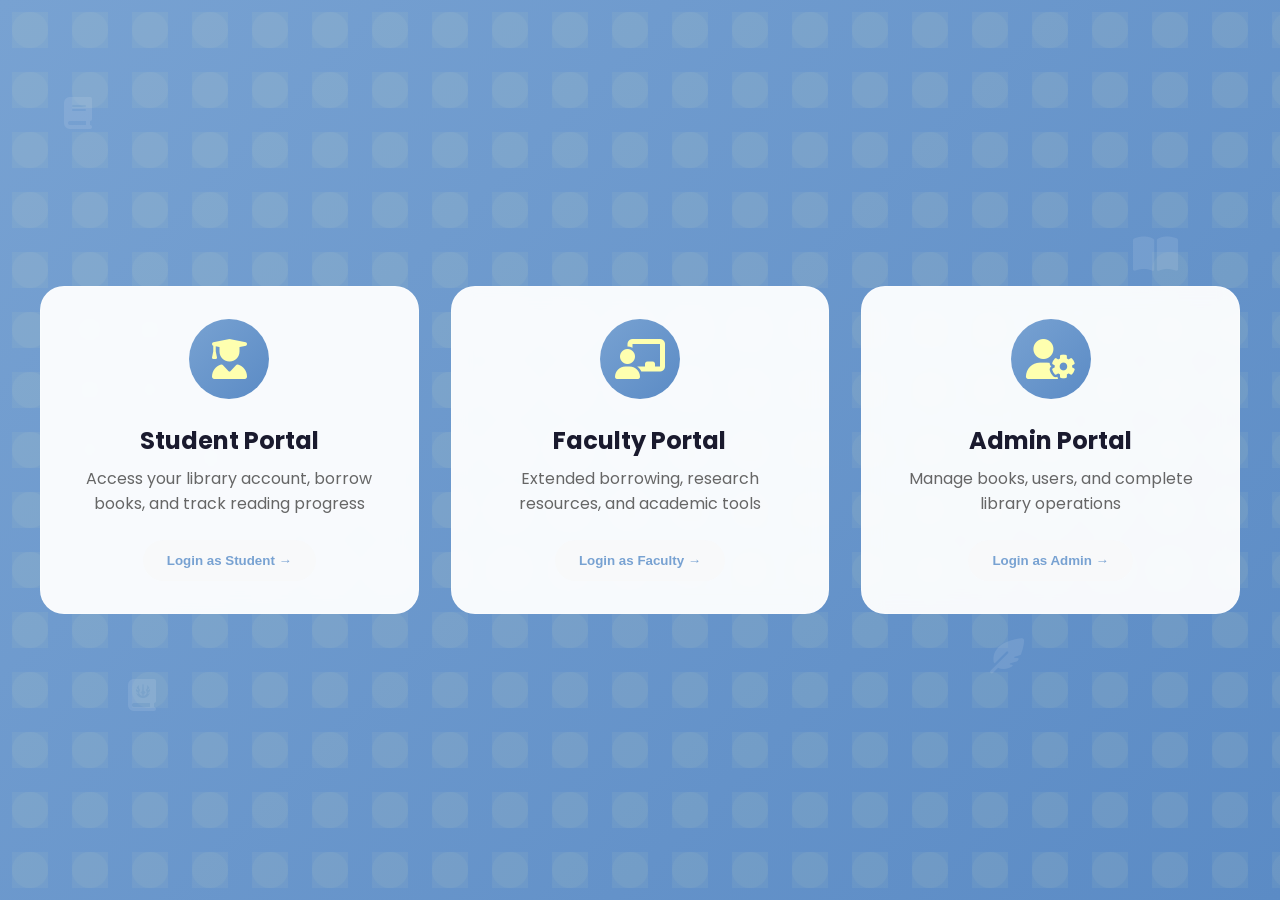
<file: student.html>
<!DOCTYPE html>
<html lang="en">

<head>
    <meta charset="UTF-8">
    <meta name="viewport" content="width=device-width, initial-scale=1.0">
    <title>Student Dashboard - RT Library</title>
    <link rel="stylesheet" href="https://cdnjs.cloudflare.com/ajax/libs/font-awesome/6.4.0/css/all.min.css">
    <link href="https://fonts.googleapis.com/css2?family=Poppins:wght@300;400;500;600;700;800&display=swap"
        rel="stylesheet">
    <link rel="stylesheet" href="css/student.css">
</head>

<body>
    <!-- Page Transition -->
    <div class="page-transition" id="pageTransition">
        <div class="loader">
            <div class="book-page-load"></div>
            <div class="book-page-load"></div>
            <div class="book-page-load"></div>
        </div>
    </div>

    <div class="app-container">
        <!-- Header -->
        <header>
            <div class="header-content">
                <div class="logo">
                    <div class="logo-icon">
                        <i class="fas fa-book-open"></i>
                    </div>
                    <div class="logo-text">
                        <span class="logo-rt">RT</span>
                        <span class="logo-library">Library</span>
                    </div>
                </div>
                <div class="user-info">
                    <div class="user-avatar" id="userAvatar">JD</div>
                    <div class="user-details">
                        <span class="user-name" id="userName">John Doe</span>
                        <span class="user-id" id="userId">S001</span>
                    </div>
                    <button class="theme-toggle" id="themeToggle"><i class="fas fa-moon"></i></button>
                    <button class="logout-btn" onclick="logout()"><i class="fas fa-sign-out-alt"></i></button>
                </div>
            </div>
        </header>

        <div class="main-content">
            <!-- Sidebar -->
            <aside class="sidebar">
                <button class="nav-btn active" data-tab="dashboard">
                    <i class="fas fa-th-large"></i> Dashboard
                </button>
                <button class="nav-btn" data-tab="my-books">
                    <i class="fas fa-book"></i> My Books
                </button>
                <button class="nav-btn" data-tab="available-books">
                    <i class="fas fa-search"></i> Browse Books
                </button>
                <button class="nav-btn" data-tab="profile">
                    <i class="fas fa-user"></i> My Profile
                </button>
                <button class="nav-btn" data-tab="history">
                    <i class="fas fa-history"></i> History
                </button>
            </aside>

            <!-- Content Area -->
            <main class="content-area">
                <!-- Dashboard Section -->
                <section id="dashboard" class="active">
                    <div class="welcome-banner">
                        <div class="welcome-text">
                            <h2>Welcome back, <span id="welcomeName">John</span>!</h2>
                            <p>Ready to continue your reading journey?</p>
                        </div>
                        <div class="welcome-icon">
                            <i class="fas fa-smile-wink"></i>
                        </div>
                    </div>

                    <div class="dashboard-cards">
                        <div class="card stat-card">
                            <i class="fas fa-book"></i>
                            <h3>Currently Borrowed</h3>
                            <div class="value" id="borrowedCount">0</div>
                        </div>
                        <div class="card stat-card">
                            <i class="fas fa-clock"></i>
                            <h3>Overdue Books</h3>
                            <div class="value" id="overdueCount">0</div>
                        </div>
                        <div class="card stat-card">
                            <i class="fas fa-calendar-check"></i>
                            <h3>Days Until Due</h3>
                            <div class="value" id="dueDays">0</div>
                        </div>
                        <div class="card stat-card">
                            <i class="fas fa-star"></i>
                            <h3>Reading Points</h3>
                            <div class="value" id="readingPoints">150</div>
                        </div>
                    </div>

                    <div class="card">
                        <div class="card-header">
                            <h2><i class="fas fa-fire"></i> Recommended for You</h2>
                            <span class="live-indicator"><span class="live-dot"></span> Live Recommendations</span>
                        </div>
                        <div class="books-grid" id="recommendedGrid"></div>
                    </div>
                </section>

                <!-- My Books Section -->
                <section id="my-books">
                    <h2><i class="fas fa-book"></i> My Borrowed Books</h2>
                    <div class="table-container">
                        <table>
                            <thead>
                                <tr>
                                    <th>Title</th>
                                    <th>Author</th>
                                    <th>Borrowed Date</th>
                                    <th>Due Date</th>
                                    <th>Status</th>
                                    <th>Action</th>
                                </tr>
                            </thead>
                            <tbody id="borrowedTable"></tbody>
                        </table>
                    </div>
                </section>

                <!-- Available Books Section -->
                <section id="available-books">
                    <h2><i class="fas fa-search"></i> Browse Available Books</h2>
                    <div class="search-container">
                        <div class="search-wrapper">
                            <i class="fas fa-search"></i>
                            <input type="text" id="searchInput" placeholder="Search by title, author, or ISBN...">
                        </div>
                        <select id="categoryFilter">
                            <option value="">All Categories</option>
                            <option value="computer-science">Computer Science</option>
                            <option value="mathematics">Mathematics</option>
                            <option value="physics">Physics</option>
                            <option value="literature">Literature</option>
                            <option value="history">History</option>
                            <option value="biology">Biology</option>
                        </select>
                        <button onclick="searchBooks()"><i class="fas fa-search"></i> Search</button>
                    </div>
                    <div class="books-grid" id="booksGrid"></div>
                </section>

                <!-- Profile Section -->
                <section id="profile">
                    <h2><i class="fas fa-user"></i> My Profile</h2>
                    <div class="profile-card" id="profileCard"></div>
                </section>

                <!-- History Section -->
                <section id="history">
                    <h2><i class="fas fa-history"></i> Borrowing History</h2>
                    <div class="table-container">
                        <table>
                            <thead>
                                <tr>
                                    <th>Title</th>
                                    <th>Author</th>
                                    <th>Borrowed Date</th>
                                    <th>Returned Date</th>
                                    <th>Status</th>
                                </tr>
                            </thead>
                            <tbody id="historyTable"></tbody>
                        </table>
                    </div>
                </section>
            </main>
        </div>
    </div>

    <!-- Book Modal -->
    <div id="bookModal" class="modal">
        <div class="modal-content">
            <div class="modal-header">
                <h3><i class="fas fa-book"></i> Book Details</h3>
                <button class="modal-close" onclick="closeModal()"><i class="fas fa-times"></i></button>
            </div>
            <div id="modalContent"></div>
            <div class="modal-actions">
                <button id="modalBorrowBtn" class="btn-borrow"><i class="fas fa-hand-holding"></i> Borrow Book</button>
                <button id="modalCloseBtn" class="btn-close" onclick="closeModal()">Close</button>
            </div>
        </div>
    </div>

    <script src="js/data.js"></script>
    <script src="js/student.js"></script>
</body>

</html>
</file>
<file: css/style.css>
:root {
    --primary: #78A2D2;
    --primary-dark: #5B8BC5;
    --primary-light: #A8C6E8;
    --secondary: #FEFFAF;
    --secondary-dark: #F5F68A;
    --accent: #FFB347;
    --dark: #1a1a2e;
    --light: #f8f9fa;
    --text-dark: #2d3436;
    --text-light: #ffffff;
    --white: #ffffff;
    --shadow-sm: 0 4px 15px rgba(0, 0, 0, 0.1);
    --shadow-md: 0 8px 30px rgba(0, 0, 0, 0.12);
    --shadow-lg: 0 15px 45px rgba(0, 0, 0, 0.15);
    --shadow-xl: 0 25px 60px rgba(0, 0, 0, 0.2);
    --transition-fast: 0.2s cubic-bezier(0.4, 0, 0.2, 1);
    --transition-base: 0.3s cubic-bezier(0.4, 0, 0.2, 1);
    --transition-slow: 0.5s cubic-bezier(0.4, 0, 0.2, 1);
    --transition-bounce: 0.5s cubic-bezier(0.68, -0.55, 0.265, 1.55);
}

* {
    margin: 0;
    padding: 0;
    box-sizing: border-box;
}

body {
    font-family: 'Poppins', sans-serif;
    color: var(--text-dark);
    overflow-x: hidden;
    background: var(--white);
}

/* Page Transition Overlay */
.page-transition {
    position: fixed;
    top: 0;
    left: 0;
    width: 100%;
    height: 100%;
    background: linear-gradient(135deg, var(--primary), var(--primary-dark));
    z-index: 9999;
    display: flex;
    align-items: center;
    justify-content: center;
    transition: transform 0.6s ease, opacity 0.4s ease;
    transform: translateY(0);
}

.page-transition.hide {
    transform: translateY(-100%);
    opacity: 0;
    pointer-events: none;
}

/* Book Loader Animation */
.book-loader {
    width: 100px;
    height: 100px;
    position: relative;
    perspective: 1000px;
    margin: 0 auto 20px;
}

.book-page {
    position: absolute;
    width: 50px;
    height: 70px;
    background: var(--secondary);
    border-radius: 5px;
    transform-origin: left;
    animation: bookFlip 1.5s infinite;
    box-shadow: 0 5px 15px rgba(0, 0, 0, 0.2);
}

.book-page:nth-child(1) {
    left: 25px;
    background: #fff8e7;
    animation-delay: 0s;
}

.book-page:nth-child(2) {
    left: 30px;
    background: #fff0d4;
    animation-delay: 0.2s;
}

.book-page:nth-child(3) {
    left: 35px;
    background: #ffe8c1;
    animation-delay: 0.4s;
}

@keyframes bookFlip {
    0% {
        transform: rotateY(0deg);
        opacity: 1;
    }

    50% {
        transform: rotateY(-180deg);
        opacity: 0.5;
    }

    100% {
        transform: rotateY(-360deg);
        opacity: 1;
    }
}

.transition-loader p {
    color: var(--white);
    font-size: 1.2rem;
    text-align: center;
    animation: pulse 1.5s infinite;
}

@keyframes pulse {

    0%,
    100% {
        opacity: 1;
    }

    50% {
        opacity: 0.5;
    }
}

/* Navigation */
.navbar {
    position: fixed;
    top: 0;
    width: 100%;
    background: rgba(255, 255, 255, 0.98);
    backdrop-filter: blur(10px);
    box-shadow: var(--shadow-sm);
    z-index: 1000;
    transition: var(--transition-base);
    animation: slideDown 0.6s ease;
}

@keyframes slideDown {
    from {
        opacity: 0;
        transform: translateY(-100px);
    }

    to {
        opacity: 1;
        transform: translateY(0);
    }
}

.nav-container {
    max-width: 1400px;
    margin: 0 auto;
    padding: 1rem 2rem;
    display: flex;
    justify-content: space-between;
    align-items: center;
}

/* Logo Animation */
.logo {
    display: flex;
    align-items: center;
    gap: 0.5rem;
    cursor: pointer;
    position: relative;
}

.logo-icon {
    position: relative;
    width: 45px;
    height: 45px;
    background: linear-gradient(135deg, var(--primary), var(--primary-dark));
    border-radius: 12px;
    display: flex;
    align-items: center;
    justify-content: center;
    animation: logoPop 0.6s var(--transition-bounce);
}

.logo-icon i {
    font-size: 1.5rem;
    color: var(--secondary);
    animation: iconSpin 10s linear infinite;
}

@keyframes logoPop {
    0% {
        transform: scale(0);
        opacity: 0;
    }

    80% {
        transform: scale(1.1);
    }

    100% {
        transform: scale(1);
        opacity: 1;
    }
}

@keyframes iconSpin {
    from {
        transform: rotate(0deg);
    }

    to {
        transform: rotate(360deg);
    }
}

.logo-glow {
    position: absolute;
    inset: -2px;
    background: linear-gradient(135deg, var(--primary), var(--secondary));
    border-radius: 14px;
    opacity: 0;
    transition: var(--transition-base);
    z-index: -1;
}

.logo-icon:hover .logo-glow {
    opacity: 0.5;
    filter: blur(5px);
}

.logo-text {
    display: flex;
    flex-direction: column;
    line-height: 1.2;
}

.logo-rt {
    font-size: 1.5rem;
    font-weight: 800;
    background: linear-gradient(135deg, var(--primary), var(--primary-dark));
    -webkit-background-clip: text;
    -webkit-text-fill-color: transparent;
    letter-spacing: -0.5px;
}

.logo-library {
    font-size: 0.7rem;
    color: var(--text-dark);
    letter-spacing: 1px;
}

.nav-links {
    display: flex;
    gap: 2.5rem;
}

.nav-link {
    text-decoration: none;
    color: var(--text-dark);
    font-weight: 500;
    transition: var(--transition-base);
    position: relative;
    padding-bottom: 5px;
}

.nav-link::before {
    content: '';
    position: absolute;
    bottom: 0;
    left: 0;
    width: 0;
    height: 2px;
    background: linear-gradient(90deg, var(--primary), var(--secondary));
    transition: var(--transition-base);
    border-radius: 2px;
}

.nav-link:hover::before,
.nav-link.active::before {
    width: 100%;
}

.nav-link:hover {
    color: var(--primary);
}

.btn-login {
    background: linear-gradient(135deg, var(--primary), var(--primary-dark));
    border: none;
    padding: 0.6rem 1.5rem;
    border-radius: 50px;
    color: var(--white);
    font-weight: 600;
    cursor: pointer;
    transition: var(--transition-base);
    display: flex;
    align-items: center;
    gap: 0.5rem;
    position: relative;
    overflow: hidden;
}

.btn-login::before {
    content: '';
    position: absolute;
    top: 50%;
    left: 50%;
    width: 0;
    height: 0;
    border-radius: 50%;
    background: rgba(255, 255, 255, 0.3);
    transform: translate(-50%, -50%);
    transition: width 0.6s, height 0.6s;
}

.btn-login:hover::before {
    width: 200px;
    height: 200px;
}

.btn-login:hover {
    transform: translateY(-2px);
    box-shadow: var(--shadow-md);
}

.btn-menu {
    display: none;
    background: none;
    border: none;
    font-size: 1.5rem;
    cursor: pointer;
    color: var(--text-dark);
    transition: var(--transition-base);
}

.btn-menu:hover {
    transform: rotate(90deg);
    color: var(--primary);
}

/* Mobile Menu */
.mobile-menu {
    position: fixed;
    top: 0;
    right: -100%;
    width: 100%;
    max-width: 350px;
    height: 100vh;
    background: var(--white);
    box-shadow: var(--shadow-lg);
    z-index: 999;
    transition: var(--transition-base);
}

.mobile-menu.active {
    right: 0;
}

.mobile-menu-inner {
    padding: 100px 2rem 2rem;
    display: flex;
    flex-direction: column;
    gap: 1rem;
}

.mobile-menu-inner a {
    text-decoration: none;
    color: var(--text-dark);
    font-weight: 500;
    padding: 0.8rem;
    border-radius: 10px;
    transition: var(--transition-base);
}

.mobile-menu-inner a:hover {
    background: var(--light);
    transform: translateX(10px);
}

.mobile-menu-inner button {
    padding: 0.8rem;
    background: linear-gradient(135deg, var(--primary), var(--primary-dark));
    border: none;
    border-radius: 50px;
    color: var(--white);
    font-weight: 600;
    margin-top: 1rem;
    cursor: pointer;
}

/* Hero Section */
.hero {
    min-height: 100vh;
    background: linear-gradient(135deg, var(--primary) 0%, var(--primary-dark) 100%);
    position: relative;
    display: flex;
    align-items: center;
    justify-content: center;
    overflow: hidden;
}

.hero-bg-animation {
    position: absolute;
    inset: 0;
    overflow: hidden;
}

/* Floating Books Animation */
.floating-books {
    position: absolute;
    width: 100%;
    height: 100%;
}

.floating-book {
    position: absolute;
    font-size: 2rem;
    color: rgba(255, 255, 255, 0.15);
    animation: floatAround 15s ease-in-out infinite;
}

.book1 {
    top: 15%;
    left: 5%;
    animation-delay: 0s;
}

.book2 {
    top: 30%;
    right: 8%;
    animation-delay: -2s;
}

.book3 {
    bottom: 25%;
    left: 10%;
    animation-delay: -4s;
}

.book4 {
    bottom: 40%;
    right: 15%;
    animation-delay: -6s;
}

.book5 {
    top: 50%;
    left: 20%;
    animation-delay: -8s;
}

.book6 {
    top: 70%;
    right: 25%;
    animation-delay: -10s;
}

@keyframes floatAround {

    0%,
    100% {
        transform: translateY(0) rotate(0deg) scale(1);
        opacity: 0.15;
    }

    25% {
        transform: translateY(-30px) rotate(5deg) scale(1.1);
        opacity: 0.25;
    }

    50% {
        transform: translateY(-50px) rotate(-5deg) scale(1.2);
        opacity: 0.2;
    }

    75% {
        transform: translateY(-20px) rotate(3deg) scale(1.05);
        opacity: 0.25;
    }
}

/* Particles Animation */
.particles {
    position: absolute;
    width: 100%;
    height: 100%;
}

.particle {
    position: absolute;
    width: 3px;
    height: 3px;
    background: rgba(255, 255, 255, 0.3);
    border-radius: 50%;
    animation: particleFloat 8s linear infinite;
}

.particle:nth-child(1) {
    top: 20%;
    left: 10%;
    animation-delay: 0s;
}

.particle:nth-child(2) {
    top: 40%;
    left: 85%;
    animation-delay: -1s;
    width: 4px;
    height: 4px;
}

.particle:nth-child(3) {
    top: 60%;
    left: 15%;
    animation-delay: -2s;
}

.particle:nth-child(4) {
    top: 80%;
    left: 70%;
    animation-delay: -3s;
    width: 2px;
    height: 2px;
}

.particle:nth-child(5) {
    top: 30%;
    left: 45%;
    animation-delay: -4s;
}

.particle:nth-child(6) {
    top: 55%;
    left: 60%;
    animation-delay: -5s;
    width: 5px;
    height: 5px;
}

.particle:nth-child(7) {
    top: 75%;
    left: 30%;
    animation-delay: -6s;
}

.particle:nth-child(8) {
    top: 15%;
    left: 75%;
    animation-delay: -7s;
    width: 3px;
    height: 3px;
}

.particle:nth-child(9) {
    top: 45%;
    left: 25%;
    animation-delay: -8s;
}

.particle:nth-child(10) {
    top: 85%;
    left: 50%;
    animation-delay: -9s;
    width: 4px;
    height: 4px;
}

@keyframes particleFloat {
    0% {
        transform: translateY(100vh) rotate(0deg);
        opacity: 0;
    }

    10% {
        opacity: 0.5;
    }

    90% {
        opacity: 0.5;
    }

    100% {
        transform: translateY(-100vh) rotate(720deg);
        opacity: 0;
    }
}

.hero-content {
    position: relative;
    z-index: 2;
    text-align: center;
    max-width: 900px;
    padding: 2rem;
}

.hero-badge {
    display: inline-flex;
    align-items: center;
    gap: 0.5rem;
    background: rgba(255, 255, 255, 0.2);
    backdrop-filter: blur(10px);
    padding: 0.5rem 1.5rem;
    border-radius: 50px;
    margin-bottom: 2rem;
    animation: fadeInUp 0.6s ease;
}

.badge-pulse {
    width: 10px;
    height: 10px;
    background: var(--secondary);
    border-radius: 50%;
    animation: badgePulse 1.5s infinite;
}

@keyframes badgePulse {

    0%,
    100% {
        transform: scale(1);
        opacity: 1;
    }

    50% {
        transform: scale(1.5);
        opacity: 0.5;
    }
}

.hero-title {
    font-size: 4rem;
    font-weight: 800;
    margin-bottom: 1.5rem;
    line-height: 1.2;
    color: var(--white);
    animation: fadeInUp 0.6s ease 0.1s both;
}

.title-line {
    display: block;
}

.title-gradient {
    background: linear-gradient(135deg, var(--secondary), #fff);
    -webkit-background-clip: text;
    -webkit-text-fill-color: transparent;
    display: inline-block;
}

.hero-description {
    font-size: 1.2rem;
    color: rgba(255, 255, 255, 0.9);
    margin-bottom: 2rem;
    max-width: 600px;
    margin-left: auto;
    margin-right: auto;
    animation: fadeInUp 0.6s ease 0.2s both;
}

@keyframes fadeInUp {
    from {
        opacity: 0;
        transform: translateY(30px);
    }

    to {
        opacity: 1;
        transform: translateY(0);
    }
}

.hero-buttons {
    display: flex;
    gap: 1rem;
    justify-content: center;
    margin-bottom: 3rem;
    animation: fadeInUp 0.6s ease 0.3s both;
}

.btn-primary,
.btn-secondary {
    padding: 1rem 2rem;
    border-radius: 50px;
    font-weight: 600;
    cursor: pointer;
    transition: var(--transition-base);
    border: none;
    display: inline-flex;
    align-items: center;
    gap: 0.8rem;
    position: relative;
    overflow: hidden;
}

.btn-primary {
    background: var(--secondary);
    color: var(--primary-dark);
}

.btn-primary::before {
    content: '';
    position: absolute;
    top: 0;
    left: -100%;
    width: 100%;
    height: 100%;
    background: linear-gradient(90deg, transparent, rgba(255, 255, 255, 0.4), transparent);
    transition: left 0.5s ease;
}

.btn-primary:hover::before {
    left: 100%;
}

.btn-primary:hover {
    transform: translateY(-3px);
    box-shadow: 0 10px 25px rgba(0, 0, 0, 0.2);
}

.btn-icon {
    transition: var(--transition-base);
}

.btn-primary:hover .btn-icon {
    transform: translateX(5px);
}

.btn-secondary {
    background: transparent;
    border: 2px solid var(--white);
    color: var(--white);
}

.btn-secondary:hover {
    background: var(--white);
    color: var(--primary);
    transform: translateY(-3px);
    box-shadow: 0 10px 25px rgba(0, 0, 0, 0.2);
}

.hero-stats {
    display: flex;
    gap: 3rem;
    justify-content: center;
    animation: fadeInUp 0.6s ease 0.4s both;
}

.stat-item {
    text-align: center;
}

.stat-number {
    font-size: 2rem;
    font-weight: 700;
    color: var(--secondary);
}

.stat-label {
    font-size: 0.9rem;
    color: rgba(255, 255, 255, 0.8);
}

/* Scroll Indicator */
.scroll-indicator {
    position: absolute;
    bottom: 30px;
    left: 50%;
    transform: translateX(-50%);
    display: flex;
    flex-direction: column;
    align-items: center;
    gap: 0.5rem;
    cursor: pointer;
    animation: bounce 2s infinite;
}

.mouse-wheel {
    width: 30px;
    height: 50px;
    border: 2px solid var(--white);
    border-radius: 20px;
    position: relative;
}

.mouse-wheel::before {
    content: '';
    position: absolute;
    top: 8px;
    left: 50%;
    transform: translateX(-50%);
    width: 4px;
    height: 8px;
    background: var(--white);
    border-radius: 2px;
    animation: wheelScroll 1.5s infinite;
}

@keyframes wheelScroll {
    0% {
        opacity: 1;
        transform: translateX(-50%) translateY(0);
    }

    100% {
        opacity: 0;
        transform: translateX(-50%) translateY(20px);
    }
}

.scroll-text {
    font-size: 0.8rem;
    color: var(--white);
    opacity: 0.8;
}

@keyframes bounce {

    0%,
    100% {
        transform: translateX(-50%) translateY(0);
    }

    50% {
        transform: translateX(-50%) translateY(10px);
    }
}

/* Section Styles */
.container {
    max-width: 1400px;
    margin: 0 auto;
    padding: 0 2rem;
}

section {
    padding: 5rem 0;
    position: relative;
}

.section-header {
    text-align: center;
    margin-bottom: 3rem;
}

.section-badge {
    display: inline-block;
    background: linear-gradient(135deg, var(--primary-light), var(--secondary));
    padding: 0.3rem 1rem;
    border-radius: 50px;
    font-size: 0.8rem;
    font-weight: 600;
    color: var(--primary-dark);
    margin-bottom: 1rem;
    animation: fadeInUp 0.6s ease;
}

.section-header h2 {
    font-size: 2.5rem;
    margin-bottom: 1rem;
    font-weight: 700;
}

.gradient-text {
    background: linear-gradient(135deg, var(--primary), var(--primary-dark));
    -webkit-background-clip: text;
    -webkit-text-fill-color: transparent;
}

.section-header p {
    color: #666;
    font-size: 1.1rem;
}

/* Features Grid */
.features-grid {
    display: grid;
    grid-template-columns: repeat(auto-fit, minmax(350px, 1fr));
    gap: 2rem;
}

.feature-card {
    background: var(--white);
    padding: 2rem;
    border-radius: 20px;
    text-align: center;
    transition: var(--transition-base);
    position: relative;
    overflow: hidden;
    box-shadow: var(--shadow-sm);
    animation: cardAppear 0.6s ease backwards;
}

.feature-card:nth-child(1) {
    animation-delay: 0.1s;
}

.feature-card:nth-child(2) {
    animation-delay: 0.2s;
}

.feature-card:nth-child(3) {
    animation-delay: 0.3s;
}

.feature-card:nth-child(4) {
    animation-delay: 0.4s;
}

.feature-card:nth-child(5) {
    animation-delay: 0.5s;
}

.feature-card:nth-child(6) {
    animation-delay: 0.6s;
}

@keyframes cardAppear {
    from {
        opacity: 0;
        transform: translateY(30px);
    }

    to {
        opacity: 1;
        transform: translateY(0);
    }
}

.feature-card:hover {
    transform: translateY(-10px);
    box-shadow: var(--shadow-lg);
}

.feature-icon-wrapper {
    width: 80px;
    height: 80px;
    background: linear-gradient(135deg, var(--primary-light), var(--secondary));
    border-radius: 50%;
    display: flex;
    align-items: center;
    justify-content: center;
    margin: 0 auto 1.5rem;
    transition: var(--transition-bounce);
}

.feature-card:hover .feature-icon-wrapper {
    transform: scale(1.1) rotate(360deg);
}

.feature-icon {
    font-size: 2rem;
    color: var(--primary-dark);
}

.feature-card h3 {
    margin-bottom: 0.5rem;
    font-size: 1.3rem;
}

.feature-card p {
    color: #666;
}

.feature-hover {
    position: absolute;
    bottom: -100%;
    left: 0;
    width: 100%;
    height: 100%;
    background: linear-gradient(135deg, var(--primary), var(--secondary));
    opacity: 0;
    transition: var(--transition-base);
    z-index: -1;
}

.feature-card:hover .feature-hover {
    bottom: 0;
    opacity: 0.05;
}

/* Books Grid */
.books-grid {
    display: grid;
    grid-template-columns: repeat(auto-fill, minmax(280px, 1fr));
    gap: 2rem;
}

.book-card {
    background: var(--white);
    border-radius: 16px;
    overflow: hidden;
    box-shadow: var(--shadow-sm);
    transition: var(--transition-bounce);
    cursor: pointer;
    animation: bookSlideIn 0.5s ease backwards;
}

.book-card:nth-child(1) {
    animation-delay: 0.1s;
}

.book-card:nth-child(2) {
    animation-delay: 0.2s;
}

.book-card:nth-child(3) {
    animation-delay: 0.3s;
}

.book-card:nth-child(4) {
    animation-delay: 0.4s;
}

.book-card:nth-child(5) {
    animation-delay: 0.5s;
}

.book-card:nth-child(6) {
    animation-delay: 0.6s;
}

@keyframes bookSlideIn {
    from {
        opacity: 0;
        transform: translateX(-30px);
    }

    to {
        opacity: 1;
        transform: translateX(0);
    }
}

.book-card:hover {
    transform: translateY(-10px) scale(1.02);
    box-shadow: var(--shadow-xl);
}

.book-cover {
    height: 220px;
    background: linear-gradient(135deg, var(--primary), var(--primary-dark));
    display: flex;
    align-items: center;
    justify-content: center;
    position: relative;
    overflow: hidden;
}

.book-cover::before {
    content: '';
    position: absolute;
    width: 150%;
    height: 150%;
    background: radial-gradient(circle, rgba(255, 255, 255, 0.1) 0%, transparent 70%);
    transform: scale(0);
    transition: transform 0.5s ease;
}

.book-card:hover .book-cover::before {
    transform: scale(1);
}

.book-cover i {
    font-size: 4rem;
    color: rgba(255, 255, 255, 0.3);
    transition: var(--transition-base);
}

.book-card:hover .book-cover i {
    transform: scale(1.1);
    color: rgba(255, 255, 255, 0.5);
}

.book-status {
    position: absolute;
    top: 1rem;
    right: 1rem;
    padding: 0.3rem 0.8rem;
    border-radius: 20px;
    font-size: 0.75rem;
    font-weight: 600;
    z-index: 1;
}

.status-available {
    background: #10b981;
    color: white;
    animation: pulseGreen 2s infinite;
}

@keyframes pulseGreen {

    0%,
    100% {
        box-shadow: 0 0 0 0 rgba(16, 185, 129, 0.4);
    }

    50% {
        box-shadow: 0 0 0 10px rgba(16, 185, 129, 0);
    }
}

.status-borrowed {
    background: #ef4444;
    color: white;
}

.book-details {
    padding: 1.2rem;
}

.book-title {
    font-size: 1rem;
    font-weight: 600;
    margin-bottom: 0.3rem;
}

.book-author {
    font-size: 0.85rem;
    color: #666;
    margin-bottom: 0.5rem;
}

.book-category {
    display: inline-block;
    padding: 0.2rem 0.6rem;
    background: var(--light);
    border-radius: 20px;
    font-size: 0.7rem;
    color: var(--primary);
}

/* Categories Grid */
.categories-grid {
    display: grid;
    grid-template-columns: repeat(auto-fit, minmax(200px, 1fr));
    gap: 1.5rem;
}

.category-card {
    background: linear-gradient(135deg, var(--white), #f8f9fa);
    padding: 2rem;
    text-align: center;
    border-radius: 20px;
    transition: var(--transition-bounce);
    cursor: pointer;
    position: relative;
    overflow: hidden;
    border: 1px solid rgba(120, 162, 210, 0.2);
    animation: categoryAppear 0.5s ease backwards;
}

.category-card:nth-child(1) {
    animation-delay: 0.1s;
}

.category-card:nth-child(2) {
    animation-delay: 0.2s;
}

.category-card:nth-child(3) {
    animation-delay: 0.3s;
}

.category-card:nth-child(4) {
    animation-delay: 0.4s;
}

.category-card:nth-child(5) {
    animation-delay: 0.5s;
}

.category-card:nth-child(6) {
    animation-delay: 0.6s;
}

@keyframes categoryAppear {
    from {
        opacity: 0;
        transform: scale(0.8);
    }

    to {
        opacity: 1;
        transform: scale(1);
    }
}

.category-card:hover {
    transform: translateY(-10px) scale(1.05);
    border-color: var(--primary);
    box-shadow: var(--shadow-lg);
}

.category-icon {
    width: 70px;
    height: 70px;
    background: linear-gradient(135deg, var(--primary-light), var(--secondary));
    border-radius: 50%;
    display: flex;
    align-items: center;
    justify-content: center;
    margin: 0 auto 1rem;
    transition: var(--transition-bounce);
}

.category-card:hover .category-icon {
    transform: rotateY(360deg);
}

.category-icon i {
    font-size: 1.8rem;
    color: var(--primary-dark);
}

.category-card h3 {
    margin-bottom: 0.3rem;
}

.category-card p {
    color: #666;
    font-size: 0.9rem;
}

.category-overlay {
    position: absolute;
    bottom: -100%;
    left: 0;
    width: 100%;
    height: 100%;
    background: linear-gradient(135deg, var(--primary), var(--primary-dark));
    transition: var(--transition-base);
    z-index: -1;
}

.category-card:hover .category-overlay {
    bottom: 0;
    opacity: 0.1;
}

/* View All Button */
.view-all {
    text-align: center;
    margin-top: 3rem;
}

.btn-view {
    display: inline-flex;
    align-items: center;
    gap: 0.5rem;
    padding: 0.8rem 2rem;
    background: transparent;
    border: 2px solid var(--primary);
    border-radius: 50px;
    color: var(--primary);
    font-weight: 600;
    cursor: pointer;
    transition: var(--transition-base);
}

.btn-view:hover {
    background: var(--primary);
    color: var(--white);
    gap: 1rem;
    box-shadow: var(--shadow-md);
}

/* About Section */
.about {
    background: linear-gradient(135deg, #f8f9fa, #fff);
}

.about-content {
    display: grid;
    grid-template-columns: 1fr 1fr;
    gap: 4rem;
    align-items: center;
}

.about-text h2 {
    font-size: 2.5rem;
    margin-bottom: 1rem;
}

.about-text p {
    color: #666;
    line-height: 1.6;
    margin-bottom: 2rem;
}

.about-stats {
    display: grid;
    grid-template-columns: repeat(4, 1fr);
    gap: 1rem;
    margin-bottom: 2rem;
}

.about-stat .stat-number {
    font-size: 1.8rem;
    font-weight: 700;
    color: var(--primary);
}

.about-stat p {
    font-size: 0.9rem;
    margin-bottom: 0;
}

.about-buttons {
    display: flex;
    gap: 1rem;
}

.about-visual {
    position: relative;
}

.about-card {
    background: var(--white);
    padding: 2rem;
    border-radius: 20px;
    text-align: center;
    box-shadow: var(--shadow-lg);
    position: relative;
    z-index: 1;
    animation: floatCard 3s ease-in-out infinite;
}

@keyframes floatCard {

    0%,
    100% {
        transform: translateY(0);
    }

    50% {
        transform: translateY(-15px);
    }
}

.about-card-icon {
    font-size: 2.5rem;
    color: var(--primary);
    margin-bottom: 1rem;
}

.about-card p {
    font-style: italic;
    color: #666;
    margin-bottom: 1rem;
}

.about-card h4 {
    color: var(--primary);
}

.floating-ornament {
    position: absolute;
    bottom: -20px;
    right: -20px;
    font-size: 4rem;
    color: var(--primary-light);
    opacity: 0.5;
    animation: spinSlow 10s linear infinite;
}

@keyframes spinSlow {
    from {
        transform: rotate(0deg);
    }

    to {
        transform: rotate(360deg);
    }
}

/* Contact Section */
.contact-content {
    display: grid;
    grid-template-columns: 1fr 1fr;
    gap: 3rem;
}

.contact-form-wrapper {
    background: var(--white);
    padding: 2rem;
    border-radius: 20px;
    box-shadow: var(--shadow-md);
}

.contact-form .input-group {
    position: relative;
    margin-bottom: 1rem;
}

.contact-form .input-group i {
    position: absolute;
    left: 1rem;
    top: 50%;
    transform: translateY(-50%);
    color: var(--primary);
}

.contact-form input,
.contact-form textarea {
    width: 100%;
    padding: 1rem 1rem 1rem 2.8rem;
    border: 2px solid #e9ecef;
    border-radius: 12px;
    transition: var(--transition-base);
    font-family: inherit;
}

.contact-form textarea {
    padding-top: 1rem;
}

.contact-form input:focus,
.contact-form textarea:focus {
    outline: none;
    border-color: var(--primary);
    box-shadow: 0 0 0 4px rgba(120, 162, 210, 0.1);
}

.form-row {
    display: grid;
    grid-template-columns: 1fr 1fr;
    gap: 1rem;
}

.contact-info-wrapper {
    display: flex;
    flex-direction: column;
    gap: 1.5rem;
}

.info-card {
    background: var(--white);
    padding: 1.5rem;
    border-radius: 16px;
    display: flex;
    align-items: center;
    gap: 1rem;
    transition: var(--transition-base);
    box-shadow: var(--shadow-sm);
}

.info-card:hover {
    transform: translateX(10px);
    box-shadow: var(--shadow-md);
}

.info-icon {
    width: 50px;
    height: 50px;
    background: linear-gradient(135deg, var(--primary-light), var(--secondary));
    border-radius: 50%;
    display: flex;
    align-items: center;
    justify-content: center;
}

.info-icon i {
    font-size: 1.3rem;
    color: var(--primary-dark);
}

.info-card h3 {
    font-size: 1.1rem;
    margin-bottom: 0.3rem;
}

.info-card p {
    color: #666;
    font-size: 0.9rem;
}

/* Footer */
footer {
    background: linear-gradient(135deg, var(--dark), #16213e);
    color: var(--white);
    padding: 4rem 0 2rem;
}

.footer-content {
    display: grid;
    grid-template-columns: 2fr 1fr 1fr 1.5fr;
    gap: 3rem;
    margin-bottom: 3rem;
}

.footer-logo {
    display: flex;
    align-items: center;
    gap: 1rem;
    margin-bottom: 1rem;
}

.footer-logo img {
    height: 45px;
}

.footer-logo h3 {
    font-size: 1.3rem;
}

.footer-brand p {
    color: #94a3b8;
    line-height: 1.6;
    margin-bottom: 1.5rem;
}

.social-links {
    display: flex;
    gap: 1rem;
}

.social-links a {
    width: 40px;
    height: 40px;
    background: rgba(255, 255, 255, 0.1);
    border-radius: 50%;
    display: flex;
    align-items: center;
    justify-content: center;
    color: var(--white);
    transition: var(--transition-bounce);
}

.social-links a:hover {
    background: var(--primary);
    transform: translateY(-3px) rotate(360deg);
}

.footer-links h4 {
    margin-bottom: 1.5rem;
    position: relative;
    display: inline-block;
}

.footer-links h4::after {
    content: '';
    position: absolute;
    bottom: -5px;
    left: 0;
    width: 30px;
    height: 2px;
    background: var(--primary);
}

.footer-links ul {
    list-style: none;
}

.footer-links li {
    margin-bottom: 0.8rem;
}

.footer-links a {
    color: #94a3b8;
    text-decoration: none;
    transition: var(--transition-base);
}

.footer-links a:hover {
    color: var(--primary);
    transform: translateX(5px);
    display: inline-block;
}

.footer-newsletter p {
    color: #94a3b8;
    margin-bottom: 1rem;
}

.newsletter-form {
    display: flex;
    gap: 0.5rem;
}

.newsletter-form input {
    flex: 1;
    padding: 0.8rem;
    border: none;
    border-radius: 50px;
    background: rgba(255, 255, 255, 0.1);
    color: var(--white);
}

.newsletter-form input::placeholder {
    color: #94a3b8;
}

.newsletter-form button {
    width: 45px;
    height: 45px;
    background: var(--primary);
    border: none;
    border-radius: 50%;
    color: var(--white);
    cursor: pointer;
    transition: var(--transition-base);
}

.newsletter-form button:hover {
    transform: rotate(45deg);
    background: var(--primary-dark);
}

.footer-bottom {
    text-align: center;
    padding-top: 2rem;
    border-top: 1px solid #334155;
    color: #94a3b8;
}

.footer-bottom i {
    color: #ef4444;
    animation: heartBeat 1s infinite;
}

@keyframes heartBeat {

    0%,
    100% {
        transform: scale(1);
    }

    50% {
        transform: scale(1.2);
    }
}

/* Responsive */
@media (max-width: 992px) {
    .nav-links {
        display: none;
    }

    .btn-menu {
        display: block;
    }

    .hero-title {
        font-size: 2.5rem;
    }

    .about-content,
    .contact-content {
        grid-template-columns: 1fr;
    }

    .footer-content {
        grid-template-columns: repeat(2, 1fr);
    }
}

@media (max-width: 768px) {
    .hero-stats {
        flex-direction: column;
        gap: 1rem;
    }

    .hero-buttons {
        flex-direction: column;
    }

    .form-row {
        grid-template-columns: 1fr;
    }

    .footer-content {
        grid-template-columns: 1fr;
    }

    section {
        padding: 3rem 0;
    }

    .section-header h2 {
        font-size: 2rem;
    }
}

@media (max-width: 576px) {
    .container {
        padding: 0 1rem;
    }

    .hero-title {
        font-size: 1.8rem;
    }

    .features-grid {
        grid-template-columns: 1fr;
    }

    .books-grid {
        grid-template-columns: 1fr;
    }
}
</file>
<file: css/faculty.css>
:root {
    --primary: #78A2D2;
    --primary-dark: #5B8BC5;
    --primary-light: #A8C6E8;
    --secondary: #FEFFAF;
    --secondary-dark: #F5F68A;
    --accent: #FFB347;
    --success: #10b981;
    --danger: #ef4444;
    --warning: #f59e0b;
    --dark: #1a1a2e;
    --light: #f8f9fa;
    --gray: #6c757d;
    --white: #ffffff;
    --shadow-sm: 0 4px 15px rgba(0, 0, 0, 0.1);
    --shadow-md: 0 8px 30px rgba(0, 0, 0, 0.12);
    --shadow-lg: 0 15px 45px rgba(0, 0, 0, 0.15);
    --transition-base: 0.3s cubic-bezier(0.4, 0, 0.2, 1);
    --transition-bounce: 0.5s cubic-bezier(0.68, -0.55, 0.265, 1.55);
}

* {
    margin: 0;
    padding: 0;
    box-sizing: border-box;
}

body {
    font-family: 'Poppins', sans-serif;
    background: linear-gradient(135deg, #f5f7fa 0%, #c3cfe2 100%);
    min-height: 100vh;
}

/* Page Transition */
.page-transition {
    position: fixed;
    top: 0;
    left: 0;
    width: 100%;
    height: 100%;
    background: linear-gradient(135deg, var(--primary), var(--primary-dark));
    z-index: 9999;
    display: flex;
    align-items: center;
    justify-content: center;
    transition: transform 0.6s ease;
    transform: translateY(0);
}

.page-transition.hide {
    transform: translateY(-100%);
}

.loader {
    width: 100px;
    height: 100px;
    position: relative;
    perspective: 1000px;
}

.book-page-load {
    position: absolute;
    width: 50px;
    height: 70px;
    background: var(--secondary);
    border-radius: 5px;
    transform-origin: left;
    animation: bookFlip 1.5s infinite;
}

.book-page-load:nth-child(1) {
    left: 25px;
    background: #fff8e7;
    animation-delay: 0s;
}

.book-page-load:nth-child(2) {
    left: 30px;
    background: #fff0d4;
    animation-delay: 0.2s;
}

.book-page-load:nth-child(3) {
    left: 35px;
    background: #ffe8c1;
    animation-delay: 0.4s;
}

@keyframes bookFlip {
    0% {
        transform: rotateY(0deg);
        opacity: 1;
    }

    50% {
        transform: rotateY(-180deg);
        opacity: 0.5;
    }

    100% {
        transform: rotateY(-360deg);
        opacity: 1;
    }
}

.app-container {
    min-height: 100vh;
    display: flex;
    flex-direction: column;
}

/* Header */
header {
    background: var(--white);
    box-shadow: var(--shadow-md);
    padding: 1rem 2rem;
    position: sticky;
    top: 0;
    z-index: 100;
    animation: slideDown 0.6s ease;
}

@keyframes slideDown {
    from {
        transform: translateY(-100px);
        opacity: 0;
    }

    to {
        transform: translateY(0);
        opacity: 1;
    }
}

.header-content {
    max-width: 1400px;
    margin: 0 auto;
    display: flex;
    justify-content: space-between;
    align-items: center;
}

.logo {
    display: flex;
    align-items: center;
    gap: 0.8rem;
}

.logo-icon {
    width: 45px;
    height: 45px;
    background: linear-gradient(135deg, var(--primary), var(--primary-dark));
    border-radius: 12px;
    display: flex;
    align-items: center;
    justify-content: center;
    animation: logoPop 0.6s var(--transition-bounce);
}

@keyframes logoPop {
    0% {
        transform: scale(0);
        opacity: 0;
    }

    80% {
        transform: scale(1.1);
    }

    100% {
        transform: scale(1);
        opacity: 1;
    }
}

.logo-icon i {
    font-size: 1.5rem;
    color: var(--secondary);
    animation: iconSpin 10s linear infinite;
}

@keyframes iconSpin {
    from {
        transform: rotate(0deg);
    }

    to {
        transform: rotate(360deg);
    }
}

.logo-text {
    display: flex;
    flex-direction: column;
    line-height: 1.2;
}

.logo-rt {
    font-size: 1.5rem;
    font-weight: 800;
    background: linear-gradient(135deg, var(--primary), var(--primary-dark));
    -webkit-background-clip: text;
    -webkit-text-fill-color: transparent;
}

.logo-library {
    font-size: 0.7rem;
    color: var(--gray);
    letter-spacing: 1px;
}

.user-info {
    display: flex;
    align-items: center;
    gap: 1rem;
}

.user-avatar {
    width: 45px;
    height: 45px;
    background: linear-gradient(135deg, var(--primary), var(--primary-dark));
    border-radius: 50%;
    display: flex;
    align-items: center;
    justify-content: center;
    color: white;
    font-weight: bold;
    transition: var(--transition-bounce);
}

.user-avatar:hover {
    transform: scale(1.1) rotate(10deg);
}

.user-details {
    display: flex;
    flex-direction: column;
}

.user-name {
    font-weight: 600;
    color: var(--dark);
}

.user-id {
    font-size: 0.8rem;
    color: var(--gray);
}

.theme-toggle,
.logout-btn {
    background: none;
    border: none;
    font-size: 1.2rem;
    cursor: pointer;
    padding: 0.5rem;
    border-radius: 50%;
    transition: var(--transition-base);
    color: var(--gray);
}

.theme-toggle:hover,
.logout-btn:hover {
    background: var(--light);
    transform: rotate(15deg);
    color: var(--primary);
}

/* Main Layout */
.main-content {
    display: flex;
    flex: 1;
}

/* Sidebar */
.sidebar {
    width: 280px;
    background: var(--white);
    padding: 2rem 1rem;
    box-shadow: var(--shadow-md);
    animation: slideInLeft 0.6s ease;
}

@keyframes slideInLeft {
    from {
        transform: translateX(-50px);
        opacity: 0;
    }

    to {
        transform: translateX(0);
        opacity: 1;
    }
}

.nav-btn {
    display: flex;
    align-items: center;
    gap: 1rem;
    width: 100%;
    padding: 1rem;
    border: none;
    background: none;
    border-radius: 12px;
    cursor: pointer;
    transition: var(--transition-base);
    margin-bottom: 0.5rem;
    font-weight: 500;
    color: var(--gray);
}

.nav-btn i {
    width: 25px;
    transition: var(--transition-base);
}

.nav-btn:hover {
    background: var(--light);
    color: var(--primary);
    transform: translateX(5px);
}

.nav-btn:hover i {
    transform: scale(1.2);
}

.nav-btn.active {
    background: linear-gradient(135deg, var(--primary), var(--primary-dark));
    color: white;
    box-shadow: var(--shadow-sm);
}

.nav-btn.active i {
    color: var(--secondary);
}

/* Content Area */
.content-area {
    flex: 1;
    padding: 2rem;
    overflow-y: auto;
}

section {
    display: none;
    animation: fadeInUp 0.5s ease;
}

section.active {
    display: block;
}

@keyframes fadeInUp {
    from {
        opacity: 0;
        transform: translateY(20px);
    }

    to {
        opacity: 1;
        transform: translateY(0);
    }
}

/* Welcome Banner */
.welcome-banner {
    background: linear-gradient(135deg, var(--primary), var(--primary-dark));
    border-radius: 20px;
    padding: 2rem;
    margin-bottom: 2rem;
    display: flex;
    justify-content: space-between;
    align-items: center;
    color: white;
    animation: fadeInUp 0.5s ease;
}

.welcome-text h2 {
    font-size: 1.8rem;
    margin-bottom: 0.5rem;
}

.welcome-text h2 span {
    color: var(--secondary);
}

.welcome-icon {
    font-size: 3rem;
    animation: bounce 2s infinite;
}

@keyframes bounce {

    0%,
    100% {
        transform: translateY(0);
    }

    50% {
        transform: translateY(-10px);
    }
}

/* Dashboard Cards */
.dashboard-cards {
    display: grid;
    grid-template-columns: repeat(auto-fit, minmax(250px, 1fr));
    gap: 1.5rem;
    margin-bottom: 2rem;
}

.card {
    background: var(--white);
    border-radius: 20px;
    padding: 1.5rem;
    box-shadow: var(--shadow-sm);
    transition: var(--transition-bounce);
    animation: cardAppear 0.5s ease backwards;
}

.card:nth-child(1) {
    animation-delay: 0.1s;
}

.card:nth-child(2) {
    animation-delay: 0.2s;
}

.card:nth-child(3) {
    animation-delay: 0.3s;
}

.card:nth-child(4) {
    animation-delay: 0.4s;
}

@keyframes cardAppear {
    from {
        opacity: 0;
        transform: scale(0.9);
    }

    to {
        opacity: 1;
        transform: scale(1);
    }
}

.card:hover {
    transform: translateY(-5px);
    box-shadow: var(--shadow-lg);
}

.stat-card i {
    font-size: 2rem;
    color: var(--primary);
    margin-bottom: 0.5rem;
    display: inline-block;
    animation: float 3s ease infinite;
}

@keyframes float {

    0%,
    100% {
        transform: translateY(0);
    }

    50% {
        transform: translateY(-5px);
    }
}

.stat-card h3 {
    font-size: 0.9rem;
    color: var(--gray);
    margin-bottom: 0.5rem;
}

.stat-card .value {
    font-size: 2rem;
    font-weight: 700;
    color: var(--dark);
}

.card-header {
    display: flex;
    justify-content: space-between;
    align-items: center;
    margin-bottom: 1.5rem;
}

.card-header h2 {
    margin-bottom: 0;
}

.live-indicator {
    display: inline-flex;
    align-items: center;
    gap: 0.5rem;
    background: rgba(16, 185, 129, 0.1);
    padding: 0.3rem 1rem;
    border-radius: 50px;
    font-size: 0.8rem;
    color: var(--success);
    animation: pulse 2s infinite;
}

.live-dot {
    width: 8px;
    height: 8px;
    background: var(--success);
    border-radius: 50%;
    animation: livePulse 1.5s infinite;
}

@keyframes livePulse {

    0%,
    100% {
        opacity: 1;
        transform: scale(1);
    }

    50% {
        opacity: 0.5;
        transform: scale(1.2);
    }
}

/* Faculty Features */
.faculty-features {
    display: grid;
    grid-template-columns: repeat(3, 1fr);
    gap: 1.5rem;
    margin-top: 2rem;
}

.feature-card {
    background: var(--white);
    border-radius: 16px;
    padding: 1.5rem;
    text-align: center;
    transition: var(--transition-bounce);
    border: 1px solid rgba(120, 162, 210, 0.2);
}

.feature-card:hover {
    transform: translateY(-5px);
    box-shadow: var(--shadow-md);
    border-color: var(--primary);
}

.feature-icon {
    width: 60px;
    height: 60px;
    background: linear-gradient(135deg, var(--primary-light), var(--secondary));
    border-radius: 50%;
    display: flex;
    align-items: center;
    justify-content: center;
    margin: 0 auto 1rem;
    transition: var(--transition-bounce);
}

.feature-card:hover .feature-icon {
    transform: rotateY(360deg);
}

.feature-icon i {
    font-size: 1.5rem;
    color: var(--primary-dark);
}

.feature-card h3 {
    margin-bottom: 0.5rem;
    font-size: 1.1rem;
}

.feature-card p {
    color: var(--gray);
    font-size: 0.85rem;
}

/* Books Grid */
.books-grid {
    display: grid;
    grid-template-columns: repeat(auto-fill, minmax(280px, 1fr));
    gap: 1.5rem;
}

.book-card {
    background: var(--white);
    border-radius: 16px;
    overflow: hidden;
    box-shadow: var(--shadow-sm);
    transition: var(--transition-bounce);
    cursor: pointer;
    animation: bookSlideIn 0.5s ease backwards;
}

.book-card:nth-child(1) {
    animation-delay: 0.1s;
}

.book-card:nth-child(2) {
    animation-delay: 0.2s;
}

.book-card:nth-child(3) {
    animation-delay: 0.3s;
}

.book-card:nth-child(4) {
    animation-delay: 0.4s;
}

.book-card:nth-child(5) {
    animation-delay: 0.5s;
}

.book-card:nth-child(6) {
    animation-delay: 0.6s;
}

@keyframes bookSlideIn {
    from {
        opacity: 0;
        transform: translateX(-30px);
    }

    to {
        opacity: 1;
        transform: translateX(0);
    }
}

.book-card:hover {
    transform: translateY(-10px) scale(1.02);
    box-shadow: var(--shadow-lg);
}

.book-cover {
    height: 200px;
    background: linear-gradient(135deg, var(--primary), var(--primary-dark));
    display: flex;
    align-items: center;
    justify-content: center;
    position: relative;
    overflow: hidden;
}

.book-cover::before {
    content: '';
    position: absolute;
    width: 150%;
    height: 150%;
    background: radial-gradient(circle, rgba(255, 255, 255, 0.1) 0%, transparent 70%);
    transform: scale(0);
    transition: transform 0.5s ease;
}

.book-card:hover .book-cover::before {
    transform: scale(1);
}

.book-cover i {
    font-size: 4rem;
    color: rgba(255, 255, 255, 0.3);
    transition: var(--transition-base);
}

.book-card:hover .book-cover i {
    transform: scale(1.1);
    color: rgba(255, 255, 255, 0.5);
}

.book-status {
    position: absolute;
    top: 1rem;
    right: 1rem;
    padding: 0.3rem 0.8rem;
    border-radius: 20px;
    font-size: 0.75rem;
    font-weight: 600;
    z-index: 1;
}

.status-available {
    background: var(--success);
    color: white;
    animation: pulseGreen 2s infinite;
}

@keyframes pulseGreen {

    0%,
    100% {
        box-shadow: 0 0 0 0 rgba(16, 185, 129, 0.4);
    }

    50% {
        box-shadow: 0 0 0 8px rgba(16, 185, 129, 0);
    }
}

.status-borrowed {
    background: var(--danger);
    color: white;
}

.book-details {
    padding: 1.2rem;
}

.book-title {
    font-size: 1rem;
    font-weight: 600;
    margin-bottom: 0.3rem;
    color: var(--dark);
}

.book-author {
    font-size: 0.85rem;
    color: var(--gray);
    margin-bottom: 0.5rem;
}

.book-category {
    display: inline-block;
    padding: 0.2rem 0.6rem;
    background: var(--light);
    border-radius: 20px;
    font-size: 0.7rem;
    color: var(--primary);
}

/* Search Container */
.search-container {
    display: flex;
    gap: 1rem;
    margin-bottom: 2rem;
    animation: fadeInUp 0.5s ease;
}

.search-wrapper {
    flex: 1;
    position: relative;
}

.search-wrapper i {
    position: absolute;
    left: 1rem;
    top: 50%;
    transform: translateY(-50%);
    color: var(--gray);
}

.search-wrapper input {
    width: 100%;
    padding: 1rem 1rem 1rem 3rem;
    border: 2px solid #e9ecef;
    border-radius: 16px;
    font-size: 1rem;
    transition: var(--transition-base);
}

.search-wrapper input:focus {
    outline: none;
    border-color: var(--primary);
    box-shadow: 0 0 0 4px rgba(120, 162, 210, 0.1);
}

.search-container select {
    padding: 0 1rem;
    border: 2px solid #e9ecef;
    border-radius: 16px;
    background: var(--white);
    cursor: pointer;
}

.search-container button {
    padding: 0 2rem;
    background: linear-gradient(135deg, var(--primary), var(--primary-dark));
    border: none;
    border-radius: 16px;
    color: white;
    font-weight: 600;
    cursor: pointer;
    transition: var(--transition-base);
}

.search-container button:hover {
    transform: translateY(-2px);
    box-shadow: var(--shadow-sm);
}

/* Research Grid */
.research-grid {
    display: grid;
    grid-template-columns: repeat(auto-fill, minmax(320px, 1fr));
    gap: 1.5rem;
}

.research-card {
    background: var(--white);
    border-radius: 20px;
    padding: 2rem;
    text-align: center;
    transition: var(--transition-bounce);
    border: 1px solid rgba(120, 162, 210, 0.1);
    animation: fadeInUp 0.5s ease backwards;
}

.research-card:nth-child(1) {
    animation-delay: 0.1s;
}

.research-card:nth-child(2) {
    animation-delay: 0.2s;
}

.research-card:nth-child(3) {
    animation-delay: 0.3s;
}

.research-card:nth-child(4) {
    animation-delay: 0.4s;
}

.research-card:nth-child(5) {
    animation-delay: 0.5s;
}

.research-card:nth-child(6) {
    animation-delay: 0.6s;
}

.research-card:hover {
    transform: translateY(-5px);
    box-shadow: var(--shadow-lg);
    border-color: var(--primary);
}

.research-icon {
    width: 70px;
    height: 70px;
    background: linear-gradient(135deg, var(--primary-light), var(--secondary));
    border-radius: 50%;
    display: flex;
    align-items: center;
    justify-content: center;
    margin: 0 auto 1rem;
    transition: var(--transition-bounce);
}

.research-card:hover .research-icon {
    transform: rotateY(360deg);
}

.research-icon i {
    font-size: 2rem;
    color: var(--primary-dark);
}

.research-card h3 {
    margin-bottom: 0.5rem;
}

.research-card p {
    color: var(--gray);
    margin-bottom: 1rem;
}

.research-btn {
    background: transparent;
    border: 2px solid var(--primary);
    padding: 0.5rem 1.5rem;
    border-radius: 50px;
    color: var(--primary);
    font-weight: 600;
    cursor: pointer;
    transition: var(--transition-base);
}

.research-btn:hover {
    background: var(--primary);
    color: white;
    transform: translateX(5px);
}

/* Table */
.table-container {
    background: var(--white);
    border-radius: 20px;
    overflow-x: auto;
    box-shadow: var(--shadow-sm);
    animation: fadeInUp 0.5s ease;
}

table {
    width: 100%;
    border-collapse: collapse;
}

th,
td {
    padding: 1rem;
    text-align: left;
    border-bottom: 1px solid #e9ecef;
}

th {
    background: var(--light);
    font-weight: 600;
    color: var(--dark);
}

tr {
    transition: var(--transition-base);
}

tr:hover {
    background: rgba(120, 162, 210, 0.05);
}

/* Profile Card */
.profile-card {
    background: var(--white);
    border-radius: 20px;
    padding: 2rem;
    box-shadow: var(--shadow-sm);
    animation: fadeInUp 0.5s ease;
}

.profile-header {
    display: flex;
    align-items: center;
    gap: 2rem;
    margin-bottom: 2rem;
    padding-bottom: 1rem;
    border-bottom: 2px solid #e9ecef;
}

.profile-avatar {
    width: 100px;
    height: 100px;
    background: linear-gradient(135deg, var(--primary), var(--primary-dark));
    border-radius: 50%;
    display: flex;
    align-items: center;
    justify-content: center;
    font-size: 2.5rem;
    font-weight: bold;
    color: white;
    transition: var(--transition-bounce);
}

.profile-avatar:hover {
    transform: scale(1.05) rotate(5deg);
}

.profile-info h3 {
    font-size: 1.5rem;
    margin-bottom: 0.3rem;
}

.profile-info p {
    color: var(--gray);
}

.info-row {
    display: flex;
    padding: 1rem 0;
    border-bottom: 1px solid #e9ecef;
    transition: var(--transition-base);
}

.info-row:hover {
    background: rgba(120, 162, 210, 0.05);
    transform: translateX(5px);
}

.info-label {
    width: 150px;
    font-weight: 600;
    color: var(--dark);
}

.info-label i {
    width: 25px;
    color: var(--primary);
}

.info-value {
    color: var(--gray);
}

/* Modal */
.modal {
    display: none;
    position: fixed;
    inset: 0;
    background: rgba(0, 0, 0, 0.5);
    backdrop-filter: blur(8px);
    align-items: center;
    justify-content: center;
    z-index: 1000;
    animation: fadeIn 0.3s ease;
}

.modal.active {
    display: flex;
}

@keyframes fadeIn {
    from {
        opacity: 0;
    }

    to {
        opacity: 1;
    }
}

.modal-content {
    background: var(--white);
    border-radius: 24px;
    max-width: 500px;
    width: 90%;
    animation: slideUpModal 0.4s ease;
}

@keyframes slideUpModal {
    from {
        opacity: 0;
        transform: translateY(50px);
    }

    to {
        opacity: 1;
        transform: translateY(0);
    }
}

.modal-header {
    display: flex;
    justify-content: space-between;
    align-items: center;
    padding: 1.5rem;
    border-bottom: 2px solid #e9ecef;
}

.modal-header h3 {
    display: flex;
    align-items: center;
    gap: 0.5rem;
    color: var(--dark);
}

.modal-close {
    background: none;
    border: none;
    font-size: 1.2rem;
    cursor: pointer;
    color: var(--gray);
    transition: var(--transition-base);
}

.modal-close:hover {
    transform: rotate(90deg);
    color: var(--danger);
}

#modalContent {
    padding: 1.5rem;
}

.modal-actions {
    display: flex;
    gap: 1rem;
    padding: 1.5rem;
    border-top: 2px solid #e9ecef;
}

.btn-borrow,
.btn-close {
    flex: 1;
    padding: 0.8rem;
    border: none;
    border-radius: 12px;
    font-weight: 600;
    cursor: pointer;
    transition: var(--transition-base);
}

.btn-borrow {
    background: linear-gradient(135deg, var(--success), #059669);
    color: white;
}

.btn-borrow:hover {
    transform: translateY(-2px);
    box-shadow: var(--shadow-sm);
}

.btn-close {
    background: var(--light);
    color: var(--gray);
}

.btn-close:hover {
    background: #e9ecef;
}

/* Toast */
.toast {
    position: fixed;
    bottom: 30px;
    right: 30px;
    padding: 12px 24px;
    background: white;
    border-radius: 50px;
    box-shadow: var(--shadow-md);
    display: flex;
    align-items: center;
    gap: 10px;
    transform: translateX(100px);
    opacity: 0;
    transition: all 0.3s ease;
    z-index: 10000;
    font-weight: 500;
}

.toast.show {
    transform: translateX(0);
    opacity: 1;
}

.toast.success {
    background: var(--success);
    color: white;
}

.toast.error {
    background: var(--danger);
    color: white;
}

.toast.info {
    background: var(--primary);
    color: white;
}

/* Responsive */
@media (max-width: 992px) {
    .main-content {
        flex-direction: column;
    }

    .sidebar {
        width: 100%;
        display: flex;
        overflow-x: auto;
        gap: 0.5rem;
        padding: 1rem;
    }

    .nav-btn {
        width: auto;
        white-space: nowrap;
        margin-bottom: 0;
    }

    .dashboard-cards {
        grid-template-columns: repeat(2, 1fr);
    }

    .faculty-features {
        grid-template-columns: repeat(2, 1fr);
    }
}

@media (max-width: 768px) {
    .header-content {
        flex-direction: column;
        gap: 1rem;
    }

    .user-info {
        width: 100%;
        justify-content: center;
    }

    .dashboard-cards {
        grid-template-columns: 1fr;
    }

    .faculty-features {
        grid-template-columns: 1fr;
    }

    .search-container {
        flex-direction: column;
    }

    .books-grid {
        grid-template-columns: 1fr;
    }

    .research-grid {
        grid-template-columns: 1fr;
    }

    .welcome-banner {
        flex-direction: column;
        text-align: center;
    }

    .profile-header {
        flex-direction: column;
        text-align: center;
    }

    .info-row {
        flex-direction: column;
        gap: 0.5rem;
    }

    .info-label {
        width: 100%;
    }
}

@media (max-width: 576px) {
    .content-area {
        padding: 1rem;
    }

    .stat-card .value {
        font-size: 1.5rem;
    }

    table,
    thead,
    tbody,
    th,
    td,
    tr {
        display: block;
    }

    thead {
        display: none;
    }

    tr {
        margin-bottom: 1rem;
        border: 1px solid #e9ecef;
        border-radius: 12px;
        padding: 1rem;
    }

    td {
        display: flex;
        justify-content: space-between;
        align-items: center;
        padding: 0.5rem 0;
        border-bottom: 1px dashed #e9ecef;
    }

    td:last-child {
        border-bottom: none;
    }

    td::before {
        content: attr(data-label);
        font-weight: 600;
        color: var(--dark);
    }
}
</file>
<file: css/student.css>
:root {
    --primary: #78A2D2;
    --primary-dark: #5B8BC5;
    --primary-light: #A8C6E8;
    --secondary: #FEFFAF;
    --secondary-dark: #F5F68A;
    --accent: #FFB347;
    --success: #10b981;
    --danger: #ef4444;
    --dark: #1a1a2e;
    --light: #f8f9fa;
    --gray: #6c757d;
    --white: #ffffff;
    --shadow-sm: 0 4px 15px rgba(0,0,0,0.1);
    --shadow-md: 0 8px 30px rgba(0,0,0,0.12);
    --shadow-lg: 0 15px 45px rgba(0,0,0,0.15);
    --transition-base: 0.3s cubic-bezier(0.4, 0, 0.2, 1);
    --transition-bounce: 0.5s cubic-bezier(0.68, -0.55, 0.265, 1.55);
}

* {
    margin: 0;
    padding: 0;
    box-sizing: border-box;
}

body {
    font-family: 'Poppins', sans-serif;
    background: linear-gradient(135deg, #f5f7fa 0%, #c3cfe2 100%);
    min-height: 100vh;
}

/* Page Transition */
.page-transition {
    position: fixed;
    top: 0;
    left: 0;
    width: 100%;
    height: 100%;
    background: linear-gradient(135deg, var(--primary), var(--primary-dark));
    z-index: 9999;
    display: flex;
    align-items: center;
    justify-content: center;
    transition: transform 0.6s ease;
    transform: translateY(0);
}

.page-transition.hide {
    transform: translateY(-100%);
}

.loader {
    width: 100px;
    height: 100px;
    position: relative;
    perspective: 1000px;
}

.book-page-load {
    position: absolute;
    width: 50px;
    height: 70px;
    background: var(--secondary);
    border-radius: 5px;
    transform-origin: left;
    animation: bookFlip 1.5s infinite;
}

.book-page-load:nth-child(1) { left: 25px; background: #fff8e7; animation-delay: 0s; }
.book-page-load:nth-child(2) { left: 30px; background: #fff0d4; animation-delay: 0.2s; }
.book-page-load:nth-child(3) { left: 35px; background: #ffe8c1; animation-delay: 0.4s; }

@keyframes bookFlip {
    0% { transform: rotateY(0deg); opacity: 1; }
    50% { transform: rotateY(-180deg); opacity: 0.5; }
    100% { transform: rotateY(-360deg); opacity: 1; }
}

.app-container {
    min-height: 100vh;
    display: flex;
    flex-direction: column;
}

/* Header */
header {
    background: var(--white);
    box-shadow: var(--shadow-md);
    padding: 1rem 2rem;
    position: sticky;
    top: 0;
    z-index: 100;
    animation: slideDown 0.6s ease;
}

@keyframes slideDown {
    from { transform: translateY(-100px); opacity: 0; }
    to { transform: translateY(0); opacity: 1; }
}

.header-content {
    max-width: 1400px;
    margin: 0 auto;
    display: flex;
    justify-content: space-between;
    align-items: center;
}

.logo {
    display: flex;
    align-items: center;
    gap: 0.8rem;
}

.logo-icon {
    width: 45px;
    height: 45px;
    background: linear-gradient(135deg, var(--primary), var(--primary-dark));
    border-radius: 12px;
    display: flex;
    align-items: center;
    justify-content: center;
    animation: logoPop 0.6s var(--transition-bounce);
}

@keyframes logoPop {
    0% { transform: scale(0); opacity: 0; }
    80% { transform: scale(1.1); }
    100% { transform: scale(1); opacity: 1; }
}

.logo-icon i {
    font-size: 1.5rem;
    color: var(--secondary);
    animation: iconSpin 10s linear infinite;
}

@keyframes iconSpin {
    from { transform: rotate(0deg); }
    to { transform: rotate(360deg); }
}

.logo-text {
    display: flex;
    flex-direction: column;
    line-height: 1.2;
}

.logo-rt {
    font-size: 1.5rem;
    font-weight: 800;
    background: linear-gradient(135deg, var(--primary), var(--primary-dark));
    -webkit-background-clip: text;
    -webkit-text-fill-color: transparent;
}

.logo-library {
    font-size: 0.7rem;
    color: var(--gray);
    letter-spacing: 1px;
}

.user-info {
    display: flex;
    align-items: center;
    gap: 1rem;
}

.user-avatar {
    width: 45px;
    height: 45px;
    background: linear-gradient(135deg, var(--primary), var(--primary-dark));
    border-radius: 50%;
    display: flex;
    align-items: center;
    justify-content: center;
    color: white;
    font-weight: bold;
    transition: var(--transition-bounce);
}

.user-avatar:hover {
    transform: scale(1.1) rotate(10deg);
}

.user-details {
    display: flex;
    flex-direction: column;
}

.user-name {
    font-weight: 600;
    color: var(--dark);
}

.user-id {
    font-size: 0.8rem;
    color: var(--gray);
}

.theme-toggle, .logout-btn {
    background: none;
    border: none;
    font-size: 1.2rem;
    cursor: pointer;
    padding: 0.5rem;
    border-radius: 50%;
    transition: var(--transition-base);
    color: var(--gray);
}

.theme-toggle:hover, .logout-btn:hover {
    background: var(--light);
    transform: rotate(15deg);
    color: var(--primary);
}

/* Main Layout */
.main-content {
    display: flex;
    flex: 1;
}

/* Sidebar */
.sidebar {
    width: 280px;
    background: var(--white);
    padding: 2rem 1rem;
    box-shadow: var(--shadow-md);
    animation: slideInLeft 0.6s ease;
}

@keyframes slideInLeft {
    from { transform: translateX(-50px); opacity: 0; }
    to { transform: translateX(0); opacity: 1; }
}

.nav-btn {
    display: flex;
    align-items: center;
    gap: 1rem;
    width: 100%;
    padding: 1rem;
    border: none;
    background: none;
    border-radius: 12px;
    cursor: pointer;
    transition: var(--transition-base);
    margin-bottom: 0.5rem;
    font-weight: 500;
    color: var(--gray);
}

.nav-btn i {
    width: 25px;
    transition: var(--transition-base);
}

.nav-btn:hover {
    background: var(--light);
    color: var(--primary);
    transform: translateX(5px);
}

.nav-btn:hover i {
    transform: scale(1.2);
}

.nav-btn.active {
    background: linear-gradient(135deg, var(--primary), var(--primary-dark));
    color: white;
    box-shadow: var(--shadow-sm);
}

.nav-btn.active i {
    color: var(--secondary);
}

/* Content Area */
.content-area {
    flex: 1;
    padding: 2rem;
    overflow-y: auto;
}

section {
    display: none;
    animation: fadeInUp 0.5s ease;
}

section.active {
    display: block;
}

@keyframes fadeInUp {
    from {
        opacity: 0;
        transform: translateY(20px);
    }
    to {
        opacity: 1;
        transform: translateY(0);
    }
}

/* Welcome Banner */
.welcome-banner {
    background: linear-gradient(135deg, var(--primary), var(--primary-dark));
    border-radius: 20px;
    padding: 2rem;
    margin-bottom: 2rem;
    display: flex;
    justify-content: space-between;
    align-items: center;
    color: white;
    animation: fadeInUp 0.5s ease;
}

.welcome-text h2 {
    font-size: 1.8rem;
    margin-bottom: 0.5rem;
}

.welcome-text h2 span {
    color: var(--secondary);
}

.welcome-icon {
    font-size: 3rem;
    animation: bounce 2s infinite;
}

@keyframes bounce {
    0%, 100% { transform: translateY(0); }
    50% { transform: translateY(-10px); }
}

/* Dashboard Cards */
.dashboard-cards {
    display: grid;
    grid-template-columns: repeat(auto-fit, minmax(250px, 1fr));
    gap: 1.5rem;
    margin-bottom: 2rem;
}

.card {
    background: var(--white);
    border-radius: 20px;
    padding: 1.5rem;
    box-shadow: var(--shadow-sm);
    transition: var(--transition-bounce);
    animation: cardAppear 0.5s ease backwards;
}

.card:nth-child(1) { animation-delay: 0.1s; }
.card:nth-child(2) { animation-delay: 0.2s; }
.card:nth-child(3) { animation-delay: 0.3s; }
.card:nth-child(4) { animation-delay: 0.4s; }

@keyframes cardAppear {
    from {
        opacity: 0;
        transform: scale(0.9);
    }
    to {
        opacity: 1;
        transform: scale(1);
    }
}

.card:hover {
    transform: translateY(-5px);
    box-shadow: var(--shadow-lg);
}

.stat-card i {
    font-size: 2rem;
    color: var(--primary);
    margin-bottom: 0.5rem;
    display: inline-block;
    animation: float 3s ease infinite;
}

@keyframes float {
    0%, 100% { transform: translateY(0); }
    50% { transform: translateY(-5px); }
}

.stat-card h3 {
    font-size: 0.9rem;
    color: var(--gray);
    margin-bottom: 0.5rem;
}

.stat-card .value {
    font-size: 2rem;
    font-weight: 700;
    color: var(--dark);
}

.card-header {
    display: flex;
    justify-content: space-between;
    align-items: center;
    margin-bottom: 1.5rem;
}

.card-header h2 {
    margin-bottom: 0;
}

.live-indicator {
    display: inline-flex;
    align-items: center;
    gap: 0.5rem;
    background: rgba(16, 185, 129, 0.1);
    padding: 0.3rem 1rem;
    border-radius: 50px;
    font-size: 0.8rem;
    color: var(--success);
    animation: pulse 2s infinite;
}

.live-dot {
    width: 8px;
    height: 8px;
    background: var(--success);
    border-radius: 50%;
    animation: livePulse 1.5s infinite;
}

@keyframes livePulse {
    0%, 100% { opacity: 1; transform: scale(1); }
    50% { opacity: 0.5; transform: scale(1.2); }
}

/* Books Grid */
.books-grid {
    display: grid;
    grid-template-columns: repeat(auto-fill, minmax(280px, 1fr));
    gap: 1.5rem;
}

.book-card {
    background: var(--white);
    border-radius: 16px;
    overflow: hidden;
    box-shadow: var(--shadow-sm);
    transition: var(--transition-bounce);
    cursor: pointer;
    animation: bookSlideIn 0.5s ease backwards;
}

.book-card:nth-child(1) { animation-delay: 0.1s; }
.book-card:nth-child(2) { animation-delay: 0.2s; }
.book-card:nth-child(3) { animation-delay: 0.3s; }
.book-card:nth-child(4) { animation-delay: 0.4s; }
.book-card:nth-child(5) { animation-delay: 0.5s; }
.book-card:nth-child(6) { animation-delay: 0.6s; }

@keyframes bookSlideIn {
    from {
        opacity: 0;
        transform: translateX(-30px);
    }
    to {
        opacity: 1;
        transform: translateX(0);
    }
}

.book-card:hover {
    transform: translateY(-10px) scale(1.02);
    box-shadow: var(--shadow-lg);
}

.book-cover {
    height: 200px;
    background: linear-gradient(135deg, var(--primary), var(--primary-dark));
    display: flex;
    align-items: center;
    justify-content: center;
    position: relative;
    overflow: hidden;
}

.book-cover::before {
    content: '';
    position: absolute;
    width: 150%;
    height: 150%;
    background: radial-gradient(circle, rgba(255,255,255,0.1) 0%, transparent 70%);
    transform: scale(0);
    transition: transform 0.5s ease;
}

.book-card:hover .book-cover::before {
    transform: scale(1);
}

.book-cover i {
    font-size: 4rem;
    color: rgba(255, 255, 255, 0.3);
    transition: var(--transition-base);
}

.book-card:hover .book-cover i {
    transform: scale(1.1);
    color: rgba(255, 255, 255, 0.5);
}

.book-status {
    position: absolute;
    top: 1rem;
    right: 1rem;
    padding: 0.3rem 0.8rem;
    border-radius: 20px;
    font-size: 0.75rem;
    font-weight: 600;
    z-index: 1;
}

.status-available {
    background: var(--success);
    color: white;
    animation: pulseGreen 2s infinite;
}

@keyframes pulseGreen {
    0%, 100% { box-shadow: 0 0 0 0 rgba(16, 185, 129, 0.4); }
    50% { box-shadow: 0 0 0 8px rgba(16, 185, 129, 0); }
}

.status-borrowed {
    background: var(--danger);
    color: white;
}

.book-details {
    padding: 1.2rem;
}

.book-title {
    font-size: 1rem;
    font-weight: 600;
    margin-bottom: 0.3rem;
    color: var(--dark);
}

.book-author {
    font-size: 0.85rem;
    color: var(--gray);
    margin-bottom: 0.5rem;
}

.book-category {
    display: inline-block;
    padding: 0.2rem 0.6rem;
    background: var(--light);
    border-radius: 20px;
    font-size: 0.7rem;
    color: var(--primary);
}

/* Search Container */
.search-container {
    display: flex;
    gap: 1rem;
    margin-bottom: 2rem;
    animation: fadeInUp 0.5s ease;
}

.search-wrapper {
    flex: 1;
    position: relative;
}

.search-wrapper i {
    position: absolute;
    left: 1rem;
    top: 50%;
    transform: translateY(-50%);
    color: var(--gray);
}

.search-wrapper input {
    width: 100%;
    padding: 1rem 1rem 1rem 3rem;
    border: 2px solid #e9ecef;
    border-radius: 16px;
    font-size: 1rem;
    transition: var(--transition-base);
}

.search-wrapper input:focus {
    outline: none;
    border-color: var(--primary);
    box-shadow: 0 0 0 4px rgba(120, 162, 210, 0.1);
}

.search-container select {
    padding: 0 1rem;
    border: 2px solid #e9ecef;
    border-radius: 16px;
    background: var(--white);
    cursor: pointer;
}

.search-container button {
    padding: 0 2rem;
    background: linear-gradient(135deg, var(--primary), var(--primary-dark));
    border: none;
    border-radius: 16px;
    color: white;
    font-weight: 600;
    cursor: pointer;
    transition: var(--transition-base);
}

.search-container button:hover {
    transform: translateY(-2px);
    box-shadow: var(--shadow-sm);
}

/* Table */
.table-container {
    background: var(--white);
    border-radius: 20px;
    overflow-x: auto;
    box-shadow: var(--shadow-sm);
    animation: fadeInUp 0.5s ease;
}

table {
    width: 100%;
    border-collapse: collapse;
}

th, td {
    padding: 1rem;
    text-align: left;
    border-bottom: 1px solid #e9ecef;
}

th {
    background: var(--light);
    font-weight: 600;
    color: var(--dark);
}

tr {
    transition: var(--transition-base);
}

tr:hover {
    background: rgba(120, 162, 210, 0.05);
}

/* Profile Card */
.profile-card {
    background: var(--white);
    border-radius: 20px;
    padding: 2rem;
    box-shadow: var(--shadow-sm);
    animation: fadeInUp 0.5s ease;
}

.profile-header {
    display: flex;
    align-items: center;
    gap: 2rem;
    margin-bottom: 2rem;
    padding-bottom: 1rem;
    border-bottom: 2px solid #e9ecef;
}

.profile-avatar {
    width: 100px;
    height: 100px;
    background: linear-gradient(135deg, var(--primary), var(--primary-dark));
    border-radius: 50%;
    display: flex;
    align-items: center;
    justify-content: center;
    font-size: 2.5rem;
    font-weight: bold;
    color: white;
    transition: var(--transition-bounce);
}

.profile-avatar:hover {
    transform: scale(1.05) rotate(5deg);
}

.profile-info h3 {
    font-size: 1.5rem;
    margin-bottom: 0.3rem;
}

.profile-info p {
    color: var(--gray);
}

.info-row {
    display: flex;
    padding: 1rem 0;
    border-bottom: 1px solid #e9ecef;
    transition: var(--transition-base);
}

.info-row:hover {
    background: rgba(120, 162, 210, 0.05);
    transform: translateX(5px);
}

.info-label {
    width: 150px;
    font-weight: 600;
    color: var(--dark);
}

.info-value {
    color: var(--gray);
}

/* Modal */
.modal {
    display: none;
    position: fixed;
    inset: 0;
    background: rgba(0, 0, 0, 0.5);
    backdrop-filter: blur(8px);
    align-items: center;
    justify-content: center;
    z-index: 1000;
    animation: fadeIn 0.3s ease;
}

.modal.active {
    display: flex;
}

@keyframes fadeIn {
    from { opacity: 0; }
    to { opacity: 1; }
}

.modal-content {
    background: var(--white);
    border-radius: 24px;
    max-width: 500px;
    width: 90%;
    animation: slideUpModal 0.4s ease;
}

@keyframes slideUpModal {
    from {
        opacity: 0;
        transform: translateY(50px);
    }
    to {
        opacity: 1;
        transform: translateY(0);
    }
}

.modal-header {
    display: flex;
    justify-content: space-between;
    align-items: center;
    padding: 1.5rem;
    border-bottom: 2px solid #e9ecef;
}

.modal-header h3 {
    display: flex;
    align-items: center;
    gap: 0.5rem;
    color: var(--dark);
}

.modal-close {
    background: none;
    border: none;
    font-size: 1.2rem;
    cursor: pointer;
    color: var(--gray);
    transition: var(--transition-base);
}

.modal-close:hover {
    transform: rotate(90deg);
    color: var(--danger);
}

#modalContent {
    padding: 1.5rem;
}

.modal-actions {
    display: flex;
    gap: 1rem;
    padding: 1.5rem;
    border-top: 2px solid #e9ecef;
}

.btn-borrow, .btn-close {
    flex: 1;
    padding: 0.8rem;
    border: none;
    border-radius: 12px;
    font-weight: 600;
    cursor: pointer;
    transition: var(--transition-base);
}

.btn-borrow {
    background: linear-gradient(135deg, var(--success), #059669);
    color: white;
}

.btn-borrow:hover {
    transform: translateY(-2px);
    box-shadow: var(--shadow-sm);
}

.btn-close {
    background: var(--light);
    color: var(--gray);
}

.btn-close:hover {
    background: #e9ecef;
}

/* Toast */
.toast {
    position: fixed;
    bottom: 30px;
    right: 30px;
    padding: 12px 24px;
    background: white;
    border-radius: 50px;
    box-shadow: var(--shadow-md);
    display: flex;
    align-items: center;
    gap: 10px;
    transform: translateX(100px);
    opacity: 0;
    transition: all 0.3s ease;
    z-index: 10000;
    font-weight: 500;
}

.toast.show {
    transform: translateX(0);
    opacity: 1;
}

.toast.success {
    background: var(--success);
    color: white;
}

.toast.error {
    background: var(--danger);
    color: white;
}

/* Responsive */
@media (max-width: 992px) {
    .main-content {
        flex-direction: column;
    }
    
    .sidebar {
        width: 100%;
        display: flex;
        overflow-x: auto;
        gap: 0.5rem;
        padding: 1rem;
    }
    
    .nav-btn {
        width: auto;
        white-space: nowrap;
        margin-bottom: 0;
    }
    
    .dashboard-cards {
        grid-template-columns: repeat(2, 1fr);
    }
}

@media (max-width: 768px) {
    .header-content {
        flex-direction: column;
        gap: 1rem;
    }
    
    .user-info {
        width: 100%;
        justify-content: center;
    }
    
    .dashboard-cards {
        grid-template-columns: 1fr;
    }
    
    .search-container {
        flex-direction: column;
    }
    
    .books-grid {
        grid-template-columns: 1fr;
    }
    
    .welcome-banner {
        flex-direction: column;
        text-align: center;
    }
    
    .profile-header {
        flex-direction: column;
        text-align: center;
    }
    
    .info-row {
        flex-direction: column;
        gap: 0.5rem;
    }
    
    .info-label {
        width: 100%;
    }
}

@media (max-width: 576px) {
    .content-area {
        padding: 1rem;
    }
    
    .stat-card .value {
        font-size: 1.5rem;
    }
    
    table, thead, tbody, th, td, tr {
        display: block;
    }
    
    thead {
        display: none;
    }
    
    tr {
        margin-bottom: 1rem;
        border: 1px solid #e9ecef;
        border-radius: 12px;
        padding: 1rem;
    }
    
    td {
        display: flex;
        justify-content: space-between;
        align-items: center;
        padding: 0.5rem 0;
        border-bottom: 1px dashed #e9ecef;
    }
    
    td:last-child {
        border-bottom: none;
    }
    
    td::before {
        content: attr(data-label);
        font-weight: 600;
        color: var(--dark);
    }
}
</file>
